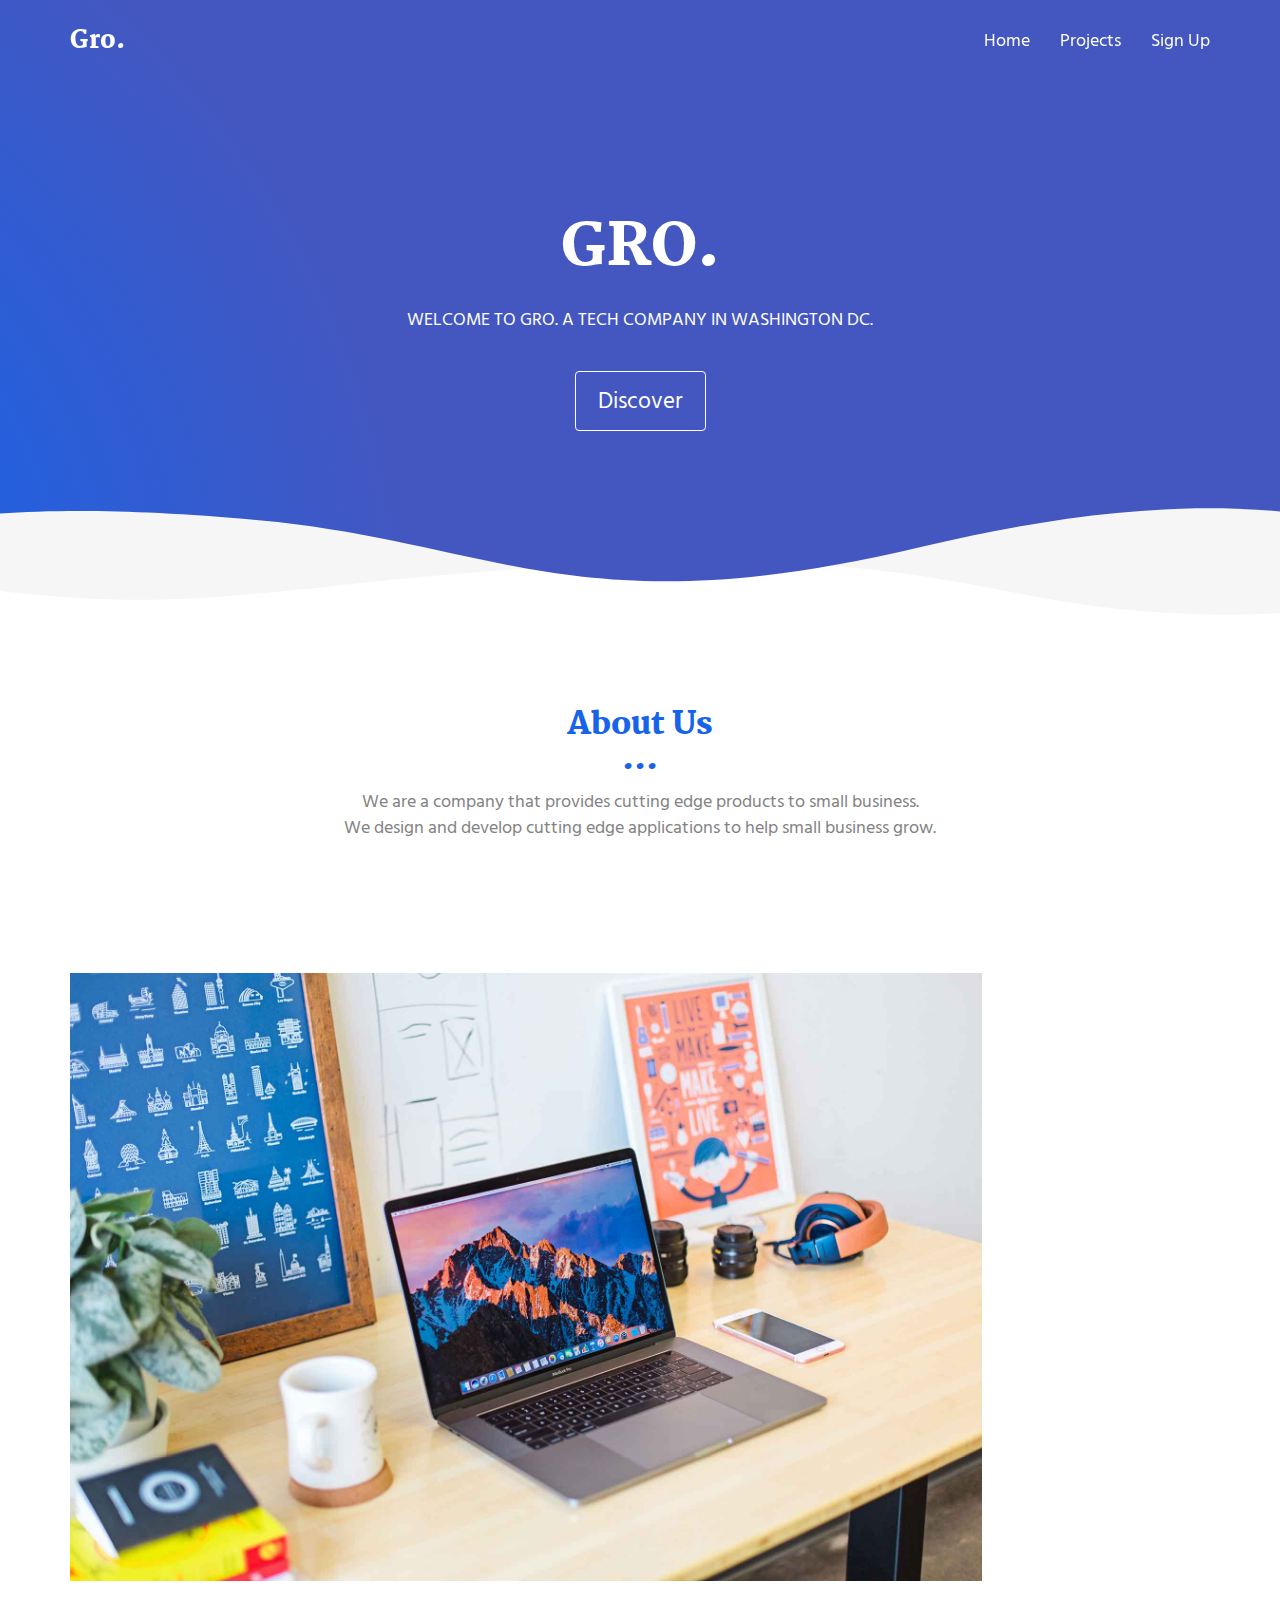
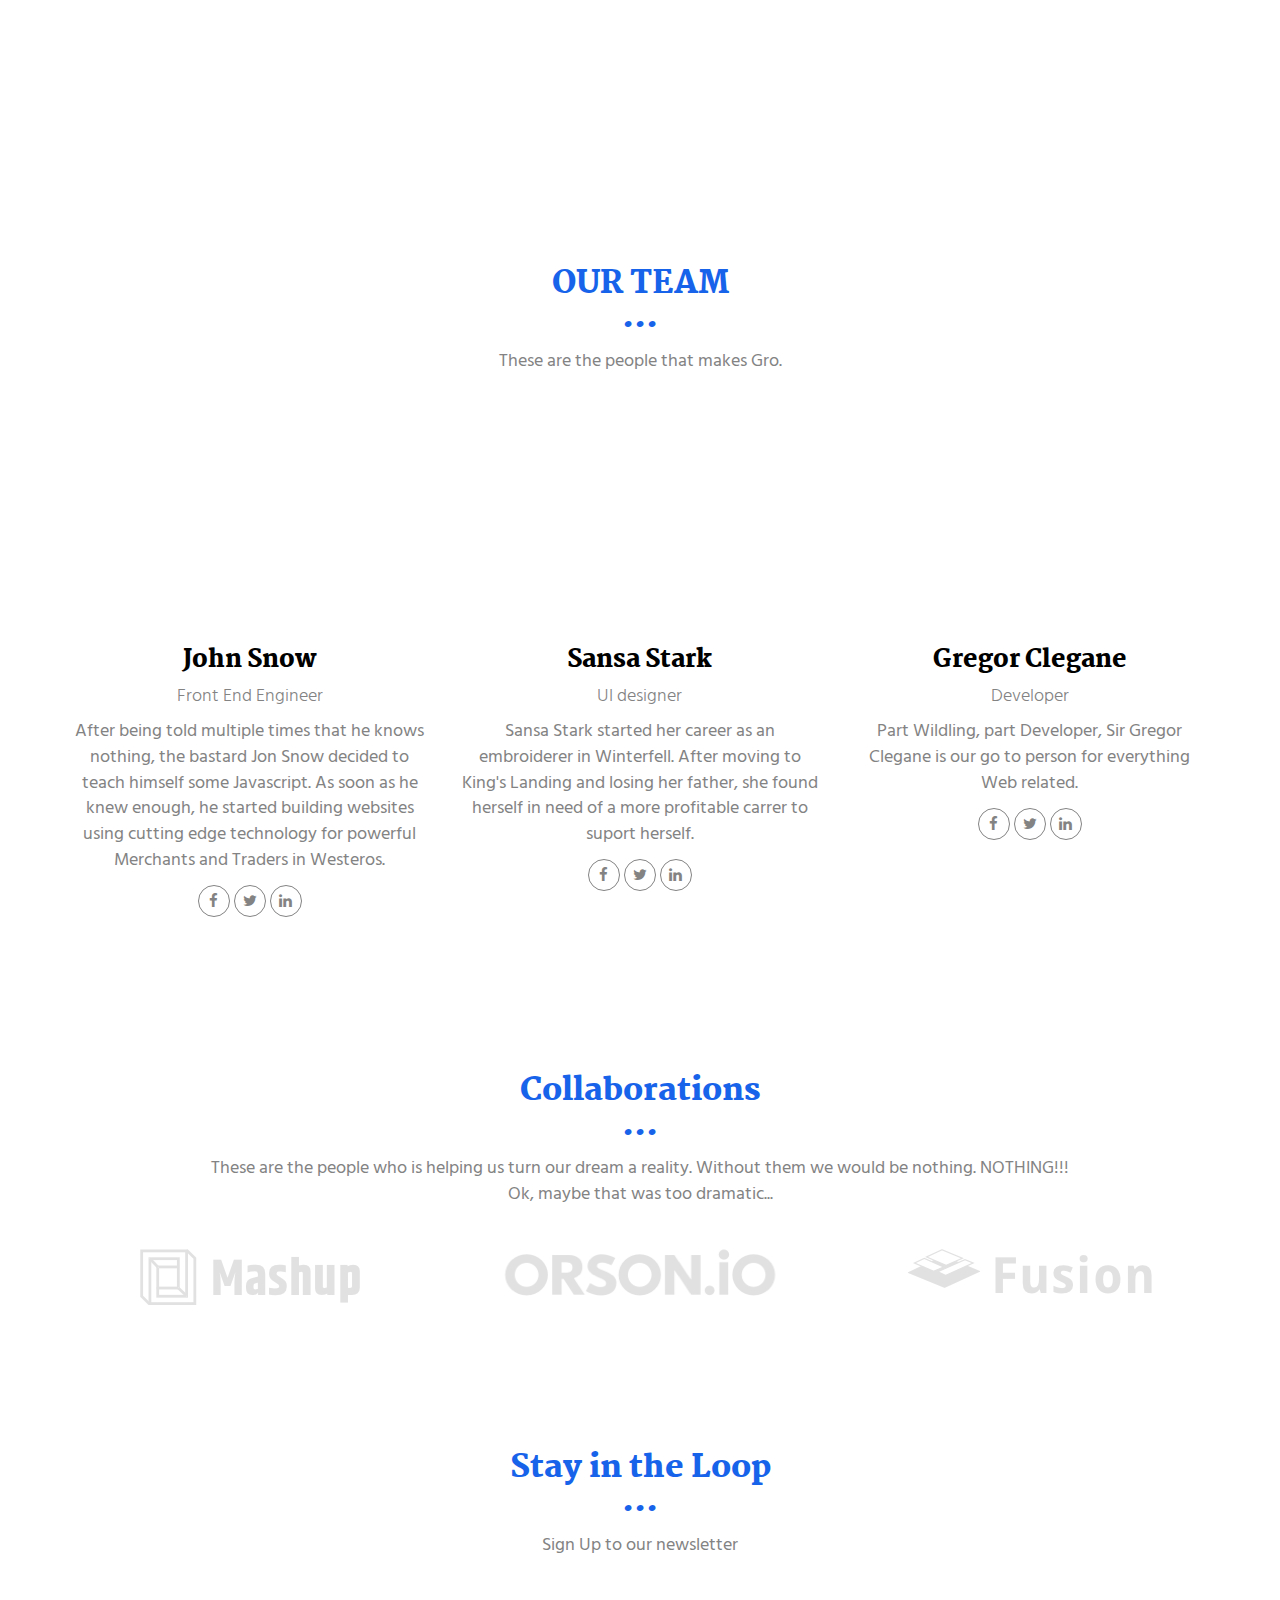
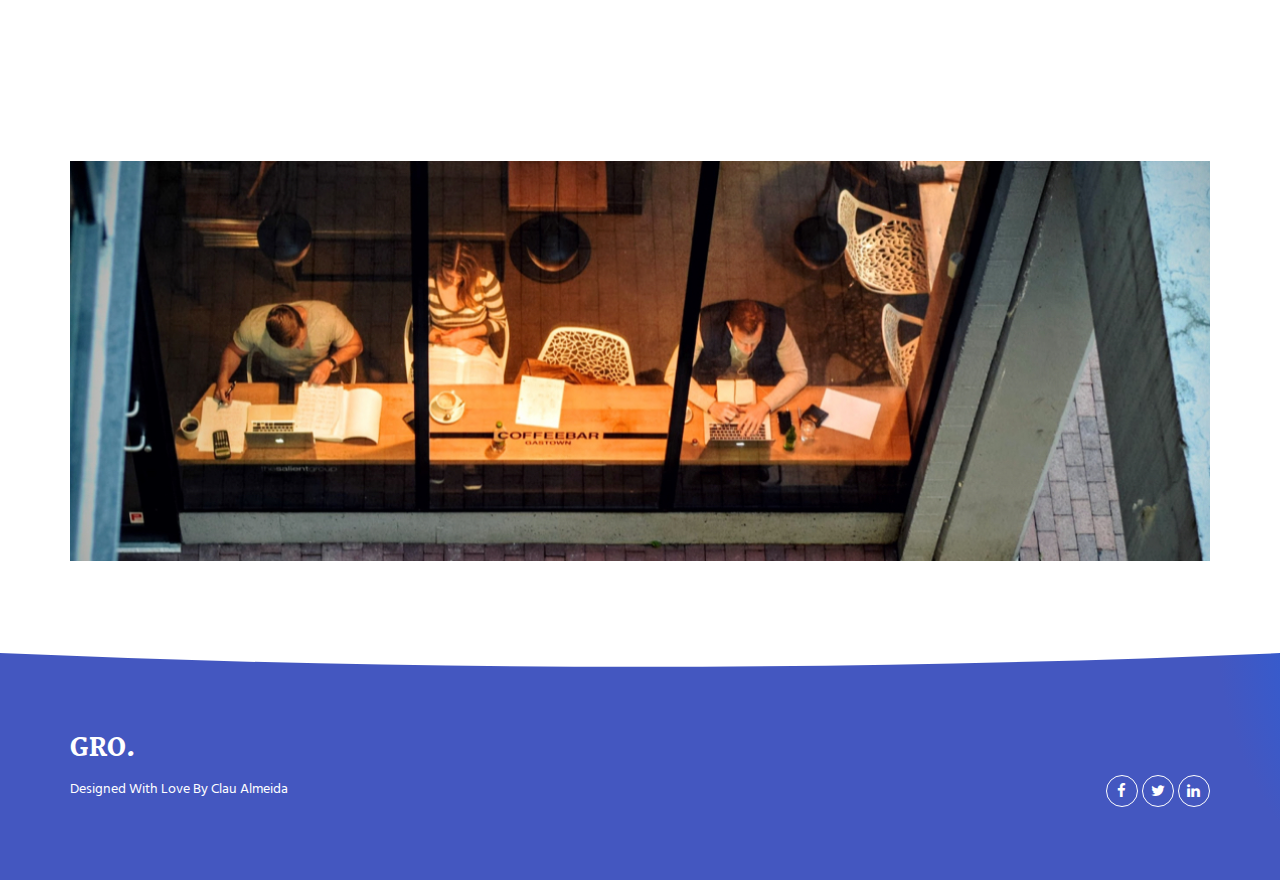
<file: index.html>
<!DOCTYPE html>
<html lang="en">

<head>
  <meta charset="UTF-8">
  <meta content="IE=edge" http-equiv="X-UA-Compatible">
  <meta content="width=device-width,initial-scale=1" name="viewport">
  <meta content="description" name="description">
  <meta name="google" content="notranslate" />
  <meta content="Mashup templates have been developped by Orson.io team" name="author">
  <!-- Disable tap highlight on IE -->
  <meta name="msapplication-tap-highlight" content="no">
  <link rel="stylesheet" href="https://cdnjs.cloudflare.com/ajax/libs/animate.css/4.1.1/animate.min.css" />
  <link rel="apple-touch-icon" sizes="180x180" href="./assets/apple-icon-180x180.png">
  <link href="./assets/favicon.ico" rel="icon">
  <link href="" rel="stylesheet">
  <link href="./main.550dcf66.css" rel="stylesheet">
  <title>Title page</title>
</head>

<body>
  <!-- Add your content of header -->
  <header>
    <nav class="navbar navbar-default active">
      <div class="container">
        <div class="navbar-header">
          <button type="button" class="navbar-toggle collapsed" data-toggle="collapse" data-target="#navbar-collapse"
            aria-expanded="false">
            <span class="sr-only">Toggle navigation</span>
            <span class="icon-bar"></span>
            <span class="icon-bar"></span>
            <span class="icon-bar"></span>
          </button>
          <a class="navbar-brand" href="./index.html" title="">
            <h3 style="color: white; margin-top: 0;">Gro.</h3>
          </a>
        </div>

        <div class="collapse navbar-collapse" id="navbar-collapse">
          <ul class="nav navbar-nav navbar-right">
            <li><a href="./index.html" title="">Home</a></li>
            <li><a href="./projects.html" title="">Projects</a></li>
            <li><a href="./sign_up.html" title="">Sign Up</a></li>


          </ul>
        </div>
      </div>
    </nav>
  </header>

  <!-- Add your site or app content here -->
  <div class="hero-full-container background-image-container white-text-container">
    <div class="container">
      <div class="row">
        <div class="col-xs-12">
          <h1 class="animate__animated animate__slideInDown">GRO.</h1>
          <p>WELCOME TO GRO. A TECH COMPANY IN WASHINGTON DC.</p>
          <br>
          <a href="./projects.html" class="btn btn-default btn-lg" title="">Discover</a>
        </div>
      </div>
    </div>
  </div>

  <div class="section-container">
    <div class="container">
      <div class="row">
        <div class="col-xs-12 col-md-8 col-md-offset-2">
          <div class="text-center">
            <h2>About Us</h2>
            <p>
              We are a company that provides cutting edge products to small business.
              <br>
              We design and develop cutting edge applications to help small business grow.
            </p>
          </div>
        </div>
      </div>
    </div>
  </div>

  <div class="section-container">
    <div class="container">
      <div class="row">
        <div class="col-xs-12">


          <div id="carousel-example-generic" class="carousel carousel-fade slide" data-ride="carousel">

            <div class="carousel-inner" role="listbox">

              <div class="item active">
                <img class="img-responsive" src="./assets/images/img-06.jpg" alt="First slide">
                <div class="carousel-caption card-shadow reveal">

                  <h3>GRO.</h3>
                  <a class="left carousel-control" href="#carousel-example-generic" role="button" data-slide="prev">
                    <i class="fa fa-chevron-left" aria-hidden="true"></i>
                    <span class="sr-only">Previous</span>
                  </a>
                  <a class="right carousel-control" href="#carousel-example-generic" role="button" data-slide="next">
                    <i class="fa fa-chevron-right" aria-hidden="true"></i>
                    <span class="sr-only">Next</span>
                  </a>
                  <p>
                    Writing copy for websites is hard, yo. I am sweating a pig because my air conditioning is broken.
                    It's summer right now and it's insanely hot. Help!
                  </p>

                  <p>
                    Maybe using Lorem Ipsum is better. I am trying to be creative here but I don't thing this is very
                    professional... Actually, whatevs. Maybe some people will find it funny.
                  </p>
                  <a href="./projects.html" class="btn btn-primary" title="">
                    Discover
                  </a>
                </div>
              </div>
              <div class="item">
                <img class="img-responsive" src="./assets/images/img-07.jpg" alt="First slide">
                <div class="carousel-caption card-shadow reveal">

                  <h3>STRAT.</h3>
                  <a class="left carousel-control" href="#carousel-example-generic" role="button" data-slide="prev">
                    <i class="fa fa-chevron-left" aria-hidden="true"></i>
                    <span class="sr-only">Previous</span>
                  </a>
                  <a class="right carousel-control" href="#carousel-example-generic" role="button" data-slide="next">
                    <i class="fa fa-chevron-right" aria-hidden="true"></i>
                    <span class="sr-only">Next</span>
                  </a>
                  <p>
                    Writing copy for websites is hard, yo. I am sweating a pig because my air conditioning is broken.
                    It's summer right now and it's insanely hot. Help!
                  </p>

                  <p>
                    Maybe using Lorem Ipsum is better. I am trying to be creative here but I don't thing this is very
                    professional... Actually, whatevs. Maybe some people will find it funny.
                  </p>
                  <a href="./project.html" class="btn btn-primary" title="">
                    Discover
                  </a>
                </div>
              </div>
            </div>

          </div>


        </div>

      </div>

    </div>
  </div>

  <div class="section-container">
    <div class="container text-center">
      <div class="row section-container-spacer">
        <div class="col-xs-12 col-md-12">
          <h2>OUR TEAM</h2>
          <p>These are the people that makes Gro.
          </p>
        </div>
      </div>
      <div class="row">
        <div class="col-xs-12 col-md-4">
          <img src="./assets/images/profil-01.jpg" alt="" class="reveal img-responsive reveal-content image-center">
          <h3>John Snow</h3>
          <h4>Front End Engineer</h4>
          <p>After being told multiple times that he knows nothing, the bastard Jon Snow decided to teach himself some
            Javascript. As soon as he knew enough, he started building websites using cutting edge technology for
            powerful Merchants and Traders in Westeros.</p>
          <p>
            <a href="https://facebook.com/" class="social-round-icon fa-icon" title="">
              <i class="fa fa-facebook" aria-hidden="true"></i>
            </a>
            <a href="https://twitter.com/" class="social-round-icon fa-icon" title="">
              <i class="fa fa-twitter" aria-hidden="true"></i>
            </a>
            <a href="https://www.linkedin.com/" class="social-round-icon fa-icon" title="">
              <i class="fa fa-linkedin" aria-hidden="true"></i>
            </a>
          </p>
        </div>

        <div class="col-xs-12 col-md-4">
          <img src="./assets/images/profil-02.jpg" alt="" class="reveal img-responsive reveal-content image-center">
          <h3>Sansa Stark</h3>
          <h4>UI designer</h4>
          <p>Sansa Stark started her career as an embroiderer in Winterfell. After moving to King's Landing and losing
            her father, she found herself in need of a more profitable carrer to suport herself.</p>
          <p>
            <a href="https://facebook.com/" class="social-round-icon fa-icon" title="">
              <i class="fa fa-facebook" aria-hidden="true"></i>
            </a>
            <a href="https://twitter.com/" class="social-round-icon fa-icon" title="">
              <i class="fa fa-twitter" aria-hidden="true"></i>
            </a>
            <a href="https://www.linkedin.com/" class="social-round-icon fa-icon" title="">
              <i class="fa fa-linkedin" aria-hidden="true"></i>
            </a>
          </p>
        </div>
        <div class="col-xs-12 col-md-4">
          <img src="./assets/images/profil-03.jpg" alt="" class="reveal img-responsive reveal-content image-center">
          <h3>Gregor Clegane</h3>
          <h4>Developer</h4>
          <p>Part Wildling, part Developer, Sir Gregor Clegane is our go to person for everything Web related.</p>
          <p>
            <a href="https://facebook.com/" class="social-round-icon fa-icon" title="">
              <i class="fa fa-facebook" aria-hidden="true"></i>
            </a>
            <a href="https://twitter.com/" class="social-round-icon fa-icon" title="">
              <i class="fa fa-twitter" aria-hidden="true"></i>
            </a>
            <a href="https://www.linkedin.com/" class="social-round-icon fa-icon" title="">
              <i class="fa fa-linkedin" aria-hidden="true"></i>
            </a>
          </p>
        </div>
      </div>
    </div>
  </div>

  <div class="section-container">
    <div class="container text-center">
      <div class="row section-container-spacer">
        <div class="col-xs-12 col-md-12">
          <h2 class="text-center">Collaborations</h2>
          <p>These are the people who is helping us turn our dream a reality. Without them we would be nothing.
            NOTHING!!!
            <br> Ok, maybe that was too dramatic...
          </p>
        </div>
      </div>
      <div class="row">
        <div class="col-xs-12 col-md-4">
          <img src="./assets/images/logo-01.png" alt="" class="img-responsive reveal-content image-center">

        </div>

        <div class="col-xs-12 col-md-4">
          <img src="./assets/images/logo-02.png" alt="" class="img-responsive reveal-content image-center">
        </div>
        <div class="col-xs-12 col-md-4">
          <img src="./assets/images/logo-03.png" alt="" class="img-responsive reveal-content image-center">
        </div>
      </div>
    </div>
  </div>


  <div class="section-container contact-container">
    <div class="container">
      <div class="row">
        <div class="col-xs-12 col-md-12">
          <div class="section-container-spacer">
            <h2 class="text-center">Stay in the Loop</h2>
            <p class="text-center">Sign Up to our newsletter</p>
          </div>
          <div class="card-container">
            <div class="card card-shadow col-xs-10 col-xs-offset-1 col-md-8 col-md-offset-2 reveal">
              <form action="" class="reveal-content">
                <div class="row">
                  <div class="col-md-7">
                    <div class="form-group">
                      <input type="email" class="form-control" id="email" placeholder="Email">
                    </div>
                    <div class="form-group">
                      <input type="text" class="form-control" id="subject" placeholder="Subject">
                    </div>
                    <div class="form-group">
                      <textarea class="form-control" rows="3" placeholder="Enter your message"></textarea>
                    </div>
                    <button type="submit" class="btn btn-primary">Send message</button>
                  </div>
                  <div class="col-md-5">
                    <ul class="list-unstyled address-container">
                      <li>
                        <span class="fa-icon">
                          <i class="fa fa-phone" aria-hidden="true"></i>
                        </span>
                        + 33 9 07 45 12 65
                      </li>
                      <li>
                        <span class="fa-icon">
                          <i class="fa fa fa-map-o" aria-hidden="true"></i>
                        </span>
                        4 Privet Drive, Little Wigging, Somewhere in the UK
                      </li>
                    </ul>
                  </div>
                </div>
              </form>
            </div>
            <div class="card-image col-xs-12" style="background-image: url('/assets/images/img-01.jpg')">
            </div>
          </div>
        </div>
      </div>
    </div>
  </div>

  <script>
    document.addEventListener("DOMContentLoaded", function (event) {
      navbarFixedTopAnimation();
    });
  </script>

  <footer class="footer-container white-text-container">
    <div class="container">
      <div class="row">


        <div class="col-xs-12">
          <h3>GRO.</h3>

          <div class="row">
            <div class="col-xs-12 col-sm-7">
              <p><small>Designed With Love By <a href="http://www.mashup-template.com/"
                    title="Create website with free html template">Clau Almeida</a></small>
              </p>
            </div>
            <div class="col-xs-12 col-sm-5">
              <p class="text-right">
                <a href="https://facebook.com/" class="social-round-icon white-round-icon fa-icon" title="">
                  <i class="fa fa-facebook" aria-hidden="true"></i>
                </a>
                <a href="https://twitter.com/" class="social-round-icon white-round-icon fa-icon" title="">
                  <i class="fa fa-twitter" aria-hidden="true"></i>
                </a>
                <a href="https://www.linkedin.com/" class="social-round-icon white-round-icon fa-icon" title="">
                  <i class="fa fa-linkedin" aria-hidden="true"></i>
                </a>
              </p>
            </div>
          </div>


        </div>
      </div>
    </div>
  </footer>

  <script>
    document.addEventListener("DOMContentLoaded", function (event) {
      navActivePage();
      scrollRevelation('.reveal');
    });
  </script>

  <!-- Google Analytics: change UA-XXXXX-X to be your site's ID 

<script>
  (function (i, s, o, g, r, a, m) {
    i['GoogleAnalyticsObject'] = r; i[r] = i[r] || function () {
      (i[r].q = i[r].q || []).push(arguments)
    }, i[r].l = 1 * new Date(); a = s.createElement(o),
      m = s.getElementsByTagName(o)[0]; a.async = 1; a.src = g; m.parentNode.insertBefore(a, m)
  })(window, document, 'script', '//www.google-analytics.com/analytics.js', 'ga');
  ga('create', 'UA-XXXXX-X', 'auto');
  ga('send', 'pageview');
</script>

-->
  <script type="text/javascript" src="./main.0cf8b554.js"></script>
</body>

</html>
</file>
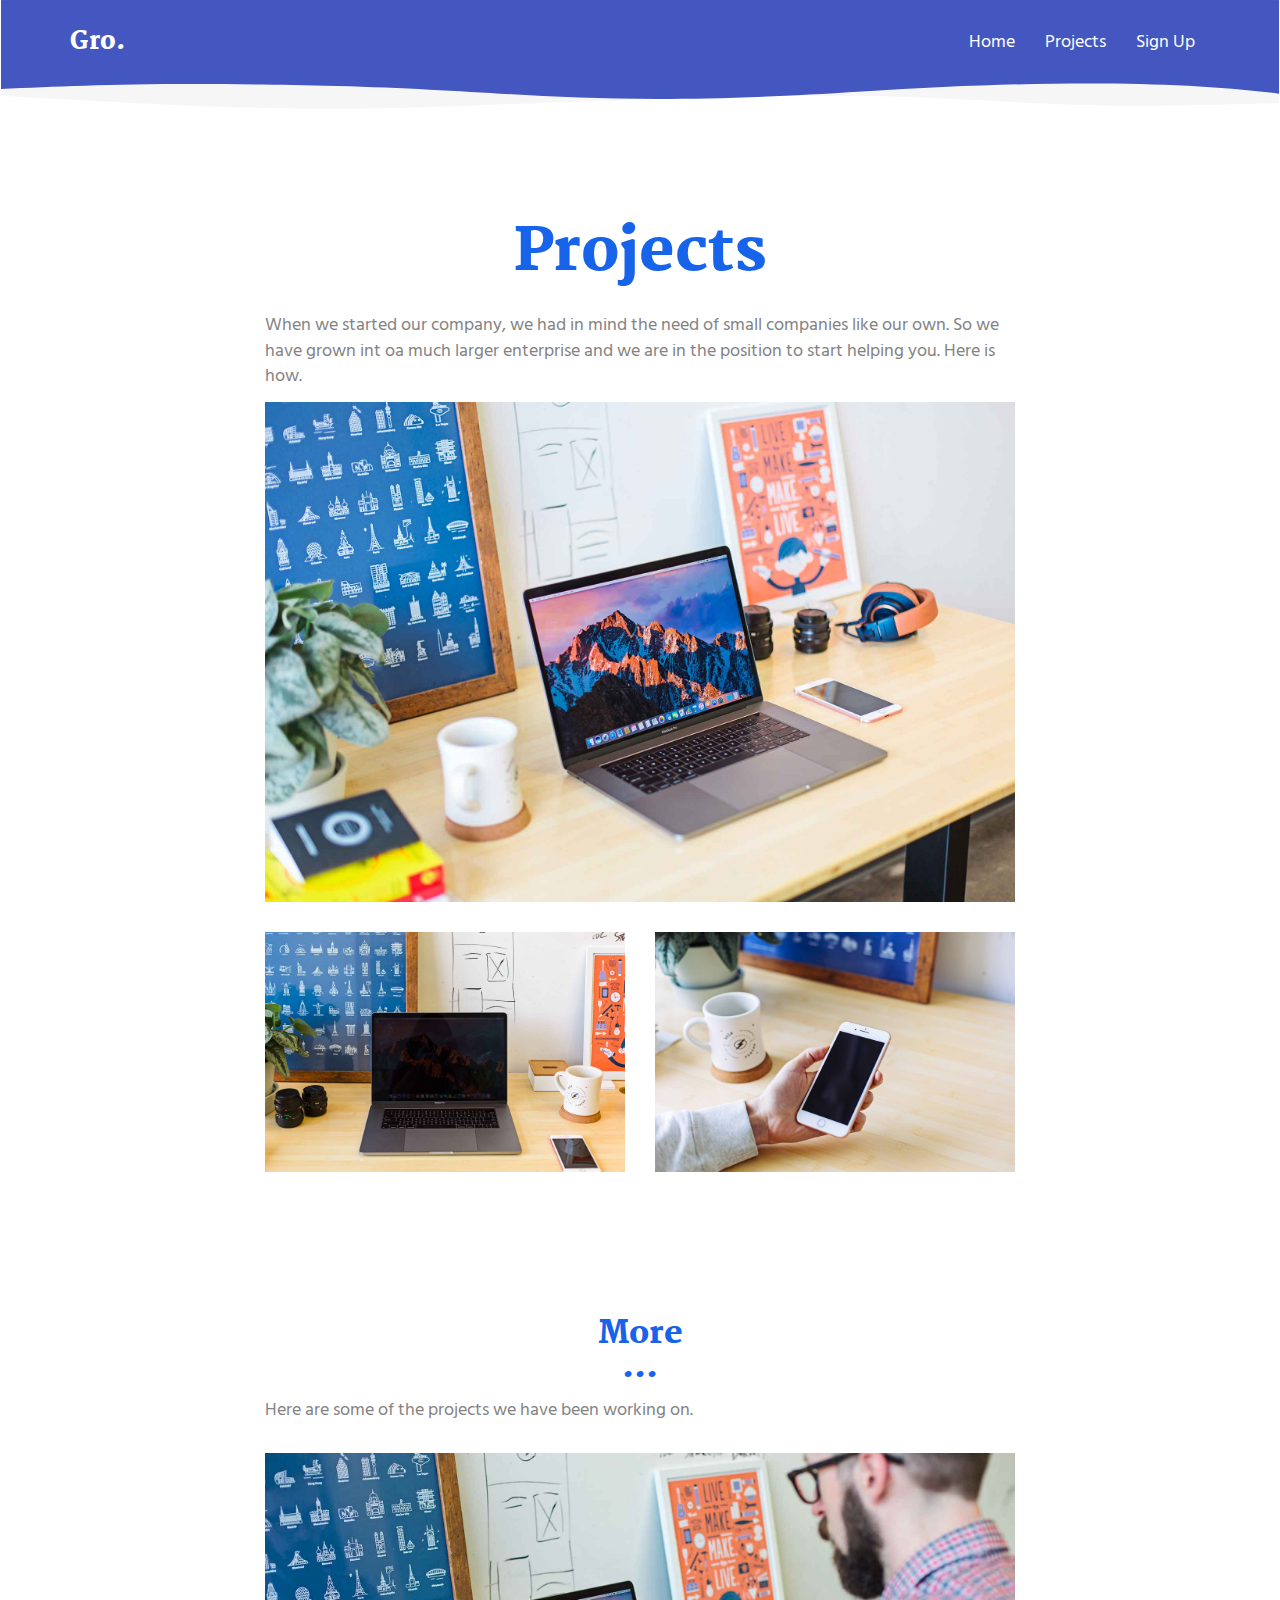
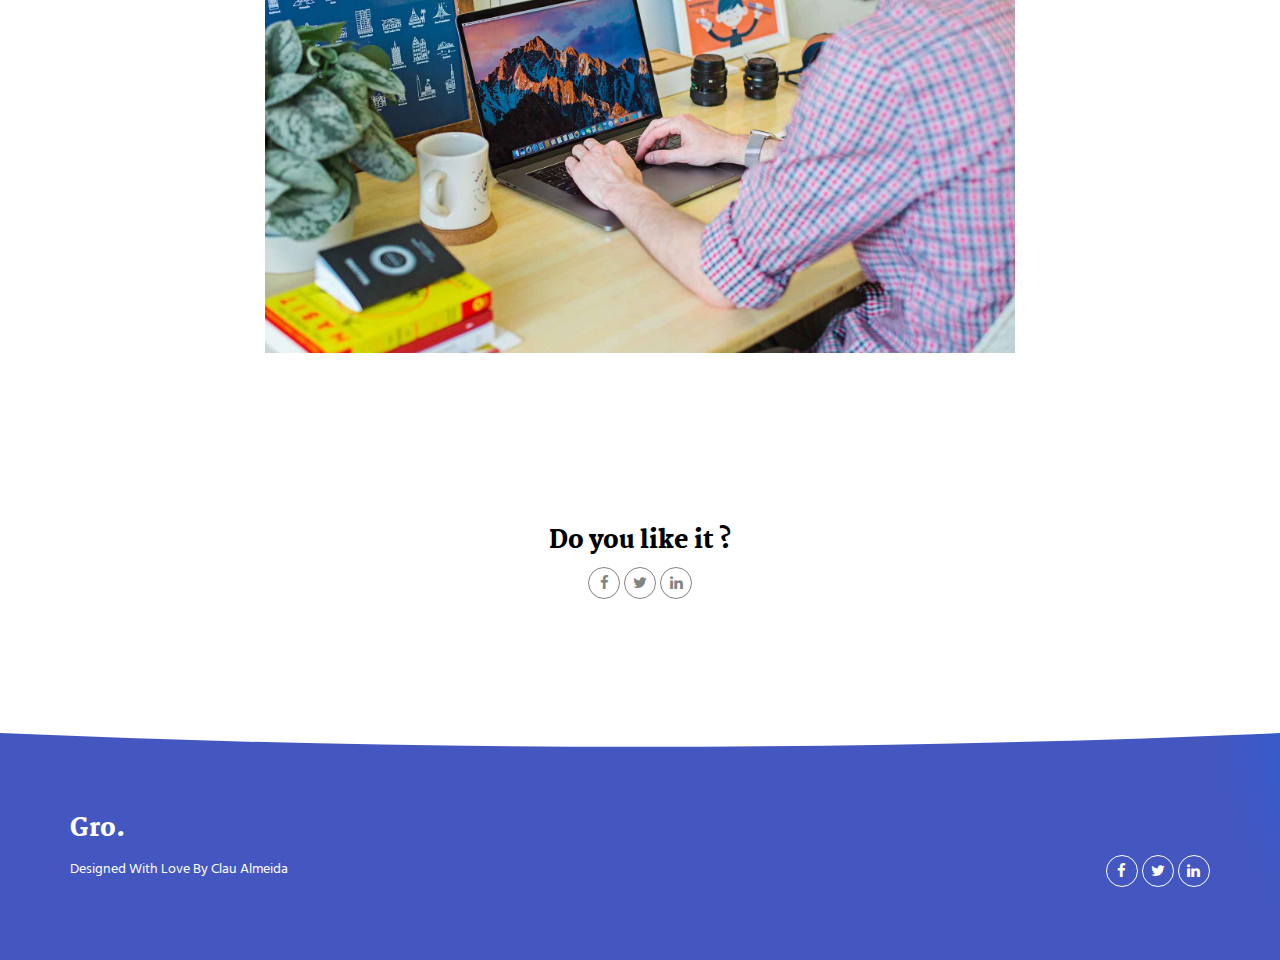
<file: projects.html>
<!DOCTYPE html>
<html lang="en">

<head>
  <meta charset="UTF-8">
  <meta content="IE=edge" http-equiv="X-UA-Compatible">
  <meta content="width=device-width,initial-scale=1" name="viewport">
  <meta content="description" name="description">
  <meta name="google" content="notranslate" />
  <meta content="Mashup templates have been developped by Orson.io team" name="author">

  <!-- Disable tap highlight on IE -->
  <meta name="msapplication-tap-highlight" content="no">

  <link rel="stylesheet" href="https://cdnjs.cloudflare.com/ajax/libs/animate.css/4.1.1/animate.min.css" />
  <link rel="apple-touch-icon" sizes="180x180" href="./assets/apple-icon-180x180.png">
  <link href="./assets/favicon.ico" rel="icon">

  <link href="" rel="stylesheet">


  <title>Title page</title>

  <link href="./main.550dcf66.css" rel="stylesheet">
</head>

<body>
  <!-- Add your content of header -->
  <header>
    <nav class="navbar navbar-default active">
      <div class="container">
        <div class="navbar-header">
          <button type="button" class="navbar-toggle collapsed" data-toggle="collapse" data-target="#navbar-collapse"
            aria-expanded="false">
            <span class="sr-only">Toggle navigation</span>
            <span class="icon-bar"></span>
            <span class="icon-bar"></span>
            <span class="icon-bar"></span>
          </button>
          <a class="navbar-brand" href="./index.html" title="">
            <h3 style="color: white; margin-top: 0;">Gro.</h3>
          </a>
        </div>

        <div class="collapse navbar-collapse" id="navbar-collapse">
          <ul class="nav navbar-nav navbar-right">
            <li><a href="./index.html" title="">Home</a></li>
            <li><a href="./projects.html" title="">Projects</a></li>
            <li><a href="./sign_up.html" title="">Sign Up</a></li>

          </ul>
        </div>
      </div>
    </nav>
  </header>

  <div class="section-container">
    <div class="container">
      <div class="row">
        <div class="col-xs-12 col-md-8 col-md-offset-2">
          <h1 class="text-center animate__animated animate__slideInDown">Projects</h1>
          <p>When we started our company, we had in mind the need of small companies like our own. So we have grown
            int oa much larger enterprise and we are in the position to start helping you. Here is how.</p>

          <div class=" section-container-spacer">
            <img src="./assets/images/img-06.jpg" alt="" class="img-responsive reveal-content" data-action="zoom">
          </div>

          <div class="row">
            <div class="col-xs-6">
              <img src="./assets/images/img-04.jpg" alt="" class="img-responsive reveal-content" data-action="zoom">
            </div>
            <div class="col-xs-6">
              <img src="./assets/images/img-07.jpg" alt="" class="img-responsive reveal-content" data-action="zoom">
            </div>
          </div>
        </div>
      </div>
    </div>
  </div>

  <div class="section-container">
    <div class="container">
      <div class="row section-container-spacer">
        <div class="col-xs-12 col-md-8 col-md-offset-2">
          <h2 class="text-center">More</h2>
          <div class="section-container-spacer">
            <p>Here are some of the projects we have been working on.</p>
            <p></p>
          </div>
          <img src="./assets/images/img-05.jpg" alt="" class="img-responsive reveal-content" data-action="zoom">
        </div>
      </div>
    </div>
  </div>

  <div class="section-container">
    <div class="container text-center">
      <div class="row section-container-spacer">
        <div class="col-xs-12 col-md-12">

          <h3>Do you like it ?</h3>
          <p>
            <a href="https://facebook.com/" class="social-round-icon fa-icon" title="">
              <i class="fa fa-facebook" aria-hidden="true"></i>
            </a>
            <a href="https://twitter.com/" class="social-round-icon fa-icon" title="">
              <i class="fa fa-twitter" aria-hidden="true"></i>
            </a>
            <a href="https://www.linkedin.com/" class="social-round-icon fa-icon" title="">
              <i class="fa fa-linkedin" aria-hidden="true"></i>
            </a>
          </p>
        </div>
      </div>

    </div>
  </div>

  <footer class="footer-container white-text-container">
    <div class="container">
      <div class="row">


        <div class="col-xs-12">
          <h3>Gro.</h3>

          <div class="row">
            <div class="col-xs-12 col-sm-7">
              <p><small>Designed With Love By <a href="http://www.mashup-template.com/"
                    title="Create website with free html template">Clau Almeida</a></small>
              </p>
            </div>
            <div class="col-xs-12 col-sm-5">
              <p class="text-right">
                <a href="https://facebook.com/" class="social-round-icon white-round-icon fa-icon" title="">
                  <i class="fa fa-facebook" aria-hidden="true"></i>
                </a>
                <a href="https://twitter.com/" class="social-round-icon white-round-icon fa-icon" title="">
                  <i class="fa fa-twitter" aria-hidden="true"></i>
                </a>
                <a href="https://www.linkedin.com/" class="social-round-icon white-round-icon fa-icon" title="">
                  <i class="fa fa-linkedin" aria-hidden="true"></i>
                </a>
              </p>
            </div>
          </div>


        </div>
      </div>
    </div>
  </footer>

  <script>
    document.addEventListener("DOMContentLoaded", function (event) {
      navActivePage();
      scrollRevelation('.reveal');
    });
  </script>

  <!-- Google Analytics: change UA-XXXXX-X to be your site's ID 

<script>
  (function (i, s, o, g, r, a, m) {
    i['GoogleAnalyticsObject'] = r; i[r] = i[r] || function () {
      (i[r].q = i[r].q || []).push(arguments)
    }, i[r].l = 1 * new Date(); a = s.createElement(o),
      m = s.getElementsByTagName(o)[0]; a.async = 1; a.src = g; m.parentNode.insertBefore(a, m)
  })(window, document, 'script', '//www.google-analytics.com/analytics.js', 'ga');
  ga('create', 'UA-XXXXX-X', 'auto');
  ga('send', 'pageview');
</script>

-->
  <script type="text/javascript" src="./main.0cf8b554.js"></script>
</body>

</html>
</file>
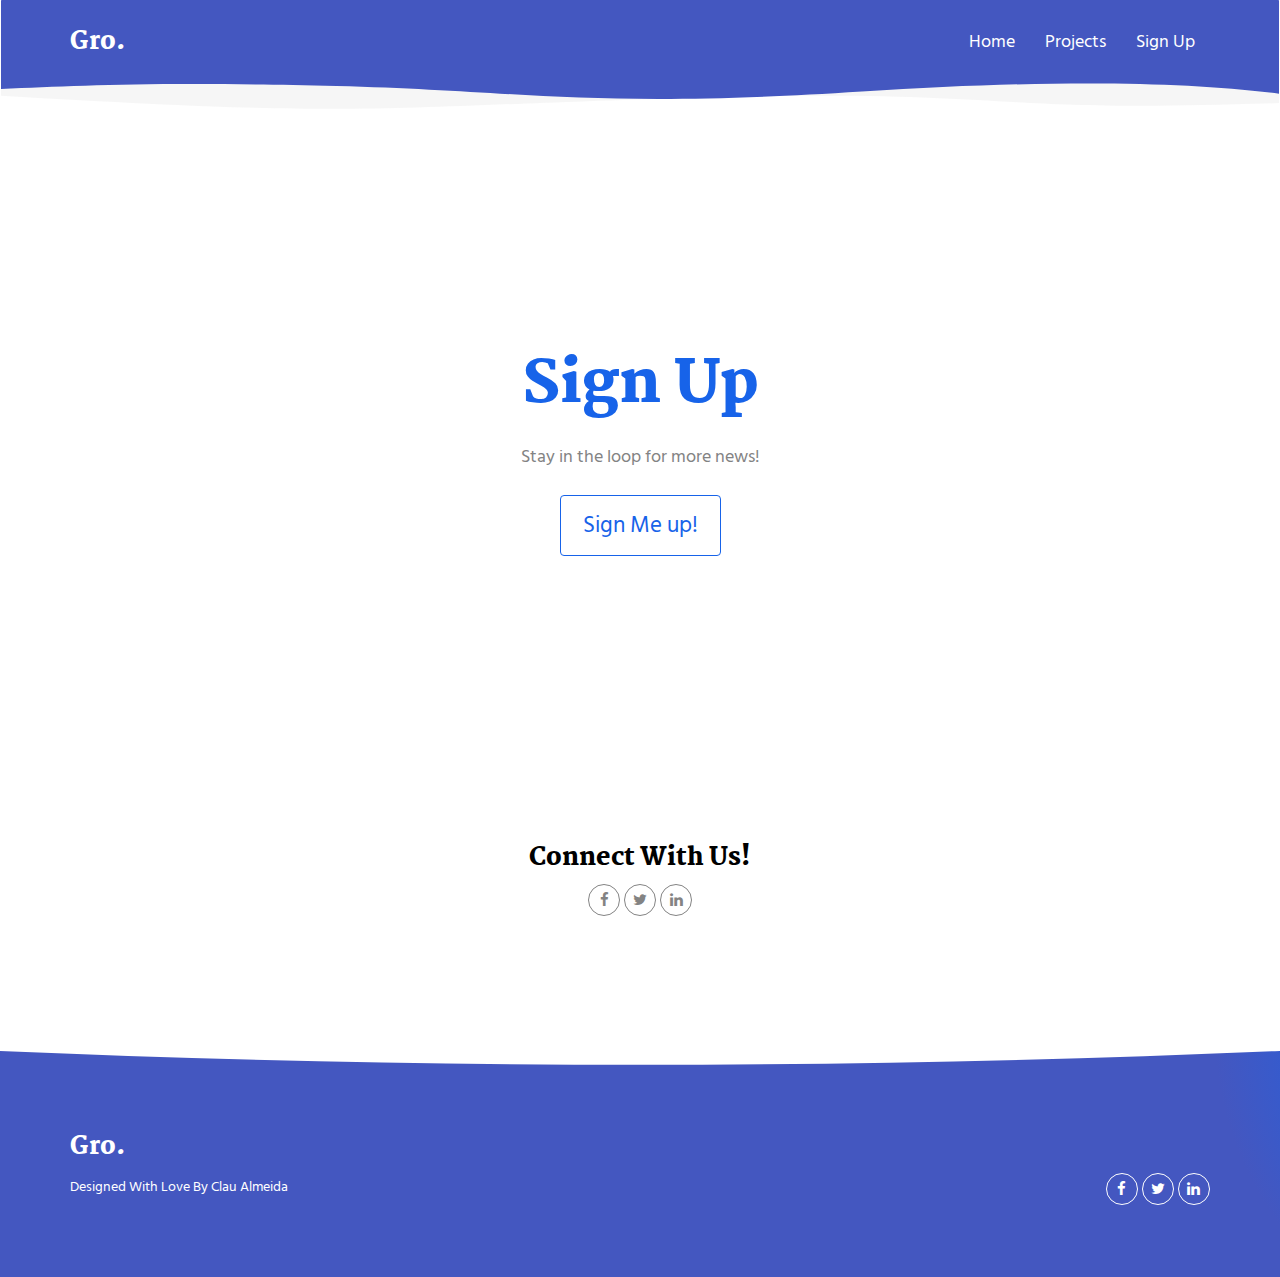
<file: sign_up.html>
<!DOCTYPE html>
<html lang="en">

<head>
  <meta charset="UTF-8">
  <meta content="IE=edge" http-equiv="X-UA-Compatible">
  <meta content="width=device-width,initial-scale=1" name="viewport">
  <meta content="description" name="description">
  <meta name="google" content="notranslate" />
  <meta content="Mashup templates have been developped by Orson.io team" name="author">

  <!-- Disable tap highlight on IE -->
  <meta name="msapplication-tap-highlight" content="no">

  <link rel="stylesheet" href="https://cdnjs.cloudflare.com/ajax/libs/animate.css/4.1.1/animate.min.css" />
  <link rel="apple-touch-icon" sizes="180x180" href="./assets/apple-icon-180x180.png">
  <link href="./assets/favicon.ico" rel="icon">

  <link href="" rel="stylesheet">


  <title>Title page</title>

  <link href="./main.550dcf66.css" rel="stylesheet">
</head>

<body>
  <!-- Add your content of header -->
  <header>
    <nav class="navbar navbar-default active">
      <div class="container">
        <div class="navbar-header">
          <button type="button" class="navbar-toggle collapsed" data-toggle="collapse" data-target="#navbar-collapse"
            aria-expanded="false">
            <span class="sr-only">Toggle navigation</span>
            <span class="icon-bar"></span>
            <span class="icon-bar"></span>
            <span class="icon-bar"></span>
          </button>
          <a class="navbar-brand" href="./index.html" title="">
            <h3 style="color: white; margin-top: 0;">Gro.</h3>
          </a>
        </div>

        <div class="collapse navbar-collapse" id="navbar-collapse">
          <ul class="nav navbar-nav navbar-right">
            <li><a href="./index.html" title="">Home</a></li>
            <li><a href="./projects.html" title="">Projects</a></li>
            <li><a href="./sign_up.html" title="">Sign Up</a></li>


          </ul>
        </div>
      </div>
    </nav>
  </header>

  <div class="hero-full-container">
    <div class="container">
      <div class="row">
        <div class="col-xs-12">
          <h1 class="text-center animate__animated animate__slideInDown">Sign Up</h1>
          <p class="text-center">
            Stay in the loop for more news!
            <br>
            <br>
            <a href="https://mailchi.mp/3fb766a7e56c/startuplesson" class="btn btn-primary btn-lg">Sign Me up!</a>
          </p>
        </div>
      </div>
    </div>
  </div>
  </div>

  <div class="section-container">
    <div class="container text-center">
      <div class="row section-container-spacer">
        <div class="col-xs-12 col-md-12">

          <h3>Connect With Us!</h3>
          <p>
            <a href="https://facebook.com/" class="social-round-icon fa-icon" title="">
              <i class="fa fa-facebook" aria-hidden="true"></i>
            </a>
            <a href="https://twitter.com/" class="social-round-icon fa-icon" title="">
              <i class="fa fa-twitter" aria-hidden="true"></i>
            </a>
            <a href="https://www.linkedin.com/" class="social-round-icon fa-icon" title="">
              <i class="fa fa-linkedin" aria-hidden="true"></i>
            </a>
          </p>
        </div>
      </div>

    </div>
  </div>

  <footer class="footer-container white-text-container">
    <div class="container">
      <div class="row">


        <div class="col-xs-12">
          <h3>Gro.</h3>

          <div class="row">
            <div class="col-xs-12 col-sm-7">
              <p><small>Designed With Love By <a href="http://www.mashup-template.com/"
                    title="Create website with free html template">Clau Almeida</a></small>
              </p>
            </div>
            <div class="col-xs-12 col-sm-5">
              <p class="text-right">
                <a href="https://facebook.com/" class="social-round-icon white-round-icon fa-icon" title="">
                  <i class="fa fa-facebook" aria-hidden="true"></i>
                </a>
                <a href="https://twitter.com/" class="social-round-icon white-round-icon fa-icon" title="">
                  <i class="fa fa-twitter" aria-hidden="true"></i>
                </a>
                <a href="https://www.linkedin.com/" class="social-round-icon white-round-icon fa-icon" title="">
                  <i class="fa fa-linkedin" aria-hidden="true"></i>
                </a>
              </p>
            </div>
          </div>


        </div>
      </div>
    </div>
  </footer>

  <script>
    document.addEventListener("DOMContentLoaded", function (event) {
      navActivePage();
      scrollRevelation('.reveal');
    });
  </script>

  <!-- Google Analytics: change UA-XXXXX-X to be your site's ID 

<script>
  (function (i, s, o, g, r, a, m) {
    i['GoogleAnalyticsObject'] = r; i[r] = i[r] || function () {
      (i[r].q = i[r].q || []).push(arguments)
    }, i[r].l = 1 * new Date(); a = s.createElement(o),
      m = s.getElementsByTagName(o)[0]; a.async = 1; a.src = g; m.parentNode.insertBefore(a, m)
  })(window, document, 'script', '//www.google-analytics.com/analytics.js', 'ga');
  ga('create', 'UA-XXXXX-X', 'auto');
  ga('send', 'pageview');
</script>

-->
  <script type="text/javascript" src="./main.0cf8b554.js"></script>
</body>

</html>
</file>
<file: main.550dcf66.css>
@import url(https://fonts.googleapis.com/css?family=Hind+Siliguri:300,600|Martel:400,900);
@import url(https://maxcdn.bootstrapcdn.com/font-awesome/4.7.0/css/font-awesome.min.css);

/*!
 * Bootstrap v3.3.7 (http://getbootstrap.com)
 * Copyright 2011-2016 Twitter, Inc.
 * Licensed under MIT (https://github.com/twbs/bootstrap/blob/master/LICENSE)
 */
/*! normalize.css v3.0.3 | MIT License | github.com/necolas/normalize.css */
html {
    font-family: sans-serif;
    -ms-text-size-adjust: 100%;
    -webkit-text-size-adjust: 100%
}

body {
    margin: 0
}

article,
aside,
details,
figcaption,
figure,
footer,
header,
hgroup,
main,
menu,
nav,
section,
summary {
    display: block
}

audio,
canvas,
progress,
video {
    display: inline-block;
    vertical-align: baseline
}

audio:not([controls]) {
    display: none;
    height: 0
}

[hidden],
template {
    display: none
}

a {
    background-color: transparent
}

a:active,
a:hover {
    outline: 0
}

abbr[title] {
    border-bottom: 1px dotted
}

b,
strong {
    font-weight: 700
}

dfn {
    font-style: italic
}

h1 {
    font-size: 2em;
    margin: .67em 0
}

mark {
    background: #ff0;
    color: #000
}

small {
    font-size: 80%
}

sub,
sup {
    font-size: 75%;
    line-height: 0;
    position: relative;
    vertical-align: baseline
}

sup {
    top: -.5em
}

sub {
    bottom: -.25em
}

img {
    border: 0
}

svg:not(:root) {
    overflow: hidden
}

figure {
    margin: 1em 40px
}

hr {
    box-sizing: content-box;
    height: 0
}

pre {
    overflow: auto
}

code,
kbd,
pre,
samp {
    font-family: monospace, monospace;
    font-size: 1em
}

button,
input,
optgroup,
select,
textarea {
    color: inherit;
    font: inherit;
    margin: 0
}

button {
    overflow: visible
}

button,
select {
    text-transform: none
}

button,
html input[type=button],
input[type=reset],
input[type=submit] {
    -webkit-appearance: button;
    cursor: pointer
}

button[disabled],
html input[disabled] {
    cursor: default
}

button::-moz-focus-inner,
input::-moz-focus-inner {
    border: 0;
    padding: 0
}

input {
    line-height: normal
}

input[type=checkbox],
input[type=radio] {
    box-sizing: border-box;
    padding: 0
}

input[type=number]::-webkit-inner-spin-button,
input[type=number]::-webkit-outer-spin-button {
    height: auto
}

input[type=search] {
    -webkit-appearance: textfield;
    box-sizing: content-box
}

input[type=search]::-webkit-search-cancel-button,
input[type=search]::-webkit-search-decoration {
    -webkit-appearance: none
}

fieldset {
    border: 1px solid silver;
    margin: 0 2px;
    padding: .35em .625em .75em
}

textarea {
    overflow: auto
}

optgroup {
    font-weight: 700
}

table {
    border-collapse: collapse;
    border-spacing: 0
}

td,
th {
    padding: 0
}

/*! Source: https://github.com/h5bp/html5-boilerplate/blob/master/src/css/main.css */
@media print {

    *,
    :after,
    :before {
        background: transparent !important;
        color: #000 !important;
        box-shadow: none !important;
        text-shadow: none !important
    }

    a,
    a:visited {
        text-decoration: underline
    }

    a[href]:after {
        content: " (" attr(href) ")"
    }

    abbr[title]:after {
        content: " (" attr(title) ")"
    }

    a[href^="#"]:after,
    a[href^="javascript:"]:after {
        content: ""
    }

    blockquote,
    pre {
        border: 1px solid #999;
        page-break-inside: avoid
    }

    thead {
        display: table-header-group
    }

    img,
    tr {
        page-break-inside: avoid
    }

    img {
        max-width: 100% !important
    }

    h2,
    h3,
    p {
        orphans: 3;
        widows: 3
    }

    h2,
    h3 {
        page-break-after: avoid
    }

    .navbar {
        display: none
    }

    .btn>.caret,
    .dropup>.btn>.caret {
        border-top-color: #000 !important
    }

    .label {
        border: 1px solid #000
    }

    .table {
        border-collapse: collapse !important
    }

    .table td,
    .table th {
        background-color: #fff !important
    }

    .table-bordered td,
    .table-bordered th {
        border: 1px solid #ddd !important
    }
}

*,
:after,
:before {
    -webkit-box-sizing: border-box;
    -moz-box-sizing: border-box;
    box-sizing: border-box
}

html {
    font-size: 10px;
    -webkit-tap-highlight-color: transparent
}

body {
    font-family: Hind Siliguri, Helvetica, Arial, sans-serif;
    font-size: 18px;
    line-height: 1.42857;
    color: #838383;
    background-color: #fff
}

button,
input,
select,
textarea {
    font-family: inherit;
    font-size: inherit;
    line-height: inherit
}

a {
    color: #1763e9;
    text-decoration: none
}

a:focus,
a:hover {
    color: #1045a4;
    text-decoration: underline
}

a:focus {
    outline: 5px auto -webkit-focus-ring-color;
    outline-offset: -2px
}

figure {
    margin: 0
}

img {
    vertical-align: middle
}

.img-responsive {
    display: block;
    max-width: 100%;
    height: auto
}

.img-rounded {
    border-radius: 4px
}

.img-thumbnail {
    padding: 4px;
    line-height: 1.42857;
    background-color: #fff;
    border: 1px solid #ddd;
    border-radius: 2px;
    -webkit-transition: all .2s ease-in-out;
    -o-transition: all .2s ease-in-out;
    transition: all .2s ease-in-out;
    display: inline-block;
    max-width: 100%;
    height: auto
}

.img-circle {
    border-radius: 50%
}

hr {
    margin-top: 25px;
    margin-bottom: 25px;
    border: 0;
    border-top: 1px solid #eee
}

.sr-only {
    position: absolute;
    width: 1px;
    height: 1px;
    margin: -1px;
    padding: 0;
    overflow: hidden;
    clip: rect(0, 0, 0, 0);
    border: 0
}

.sr-only-focusable:active,
.sr-only-focusable:focus {
    position: static;
    width: auto;
    height: auto;
    margin: 0;
    overflow: visible;
    clip: auto
}

[role=button] {
    cursor: pointer
}

.h1,
.h2,
.h3,
.h4,
.h5,
.h6,
h1,
h2,
h3,
h4,
h5,
h6 {
    font-family: Martel, Times New Roman, Times, serif;
    font-weight: 900;
    line-height: 1.1;
    color: #1763e9
}

.h1 .small,
.h1 small,
.h2 .small,
.h2 small,
.h3 .small,
.h3 small,
.h4 .small,
.h4 small,
.h5 .small,
.h5 small,
.h6 .small,
.h6 small,
h1 .small,
h1 small,
h2 .small,
h2 small,
h3 .small,
h3 small,
h4 .small,
h4 small,
h5 .small,
h5 small,
h6 .small,
h6 small {
    font-weight: 400;
    line-height: 1;
    color: #777
}

.h1,
.h2,
.h3,
h1,
h2,
h3 {
    margin-top: 25px;
    margin-bottom: 12.5px
}

.h1 .small,
.h1 small,
.h2 .small,
.h2 small,
.h3 .small,
.h3 small,
h1 .small,
h1 small,
h2 .small,
h2 small,
h3 .small,
h3 small {
    font-size: 65%
}

.h4,
.h5,
.h6,
h4,
h5,
h6 {
    margin-top: 12.5px;
    margin-bottom: 12.5px
}

.h4 .small,
.h4 small,
.h5 .small,
.h5 small,
.h6 .small,
.h6 small,
h4 .small,
h4 small,
h5 .small,
h5 small,
h6 .small,
h6 small {
    font-size: 75%
}

.h1,
h1 {
    font-size: 59px
}

.h2,
h2 {
    font-size: 31px
}

.h3,
h3 {
    font-size: 24px
}

.h4,
.h5,
h4,
h5 {
    font-size: 18px
}

.h6,
h6 {
    font-size: 16px
}

p {
    margin: 0 0 12.5px
}

.lead {
    margin-bottom: 25px;
    font-size: 20px;
    font-weight: 300;
    line-height: 1.4
}

@media (min-width:768px) {
    .lead {
        font-size: 27px
    }
}

.small,
small {
    font-size: 77%
}

.mark,
mark {
    background-color: #fcf8e3;
    padding: .2em
}

.text-left {
    text-align: left
}

.text-right {
    text-align: right
}

.text-center {
    text-align: center
}

.text-justify {
    text-align: justify
}

.text-nowrap {
    white-space: nowrap
}

.text-lowercase {
    text-transform: lowercase
}

.initialism,
.text-uppercase {
    text-transform: uppercase
}

.text-capitalize {
    text-transform: capitalize
}

.text-muted {
    color: #777
}

.text-primary {
    color: #1763e9
}

a.text-primary:focus,
a.text-primary:hover {
    color: #124fbb
}

.text-success {
    color: #fff
}

a.text-success:focus,
a.text-success:hover {
    color: #e6e6e6
}

.text-info {
    color: #31708f
}

a.text-info:focus,
a.text-info:hover {
    color: #245269
}

.text-warning {
    color: #8a6d3b
}

a.text-warning:focus,
a.text-warning:hover {
    color: #66512c
}

.text-danger {
    color: #fff
}

a.text-danger:focus,
a.text-danger:hover {
    color: #e6e6e6
}

.bg-primary {
    color: #fff;
    background-color: #1763e9
}

a.bg-primary:focus,
a.bg-primary:hover {
    background-color: #124fbb
}

.bg-success {
    background-color: #08005f
}

a.bg-success:focus,
a.bg-success:hover {
    background-color: #04002c
}

.bg-info {
    background-color: #d9edf7
}

a.bg-info:focus,
a.bg-info:hover {
    background-color: #afd9ee
}

.bg-warning {
    background-color: #fcf8e3
}

a.bg-warning:focus,
a.bg-warning:hover {
    background-color: #f7ecb5
}

.bg-danger {
    background-color: #ca044b
}

a.bg-danger:focus,
a.bg-danger:hover {
    background-color: #980338
}

.page-header {
    padding-bottom: 11.5px;
    margin: 50px 0 25px;
    border-bottom: 1px solid #eee
}

ol,
ul {
    margin-top: 0;
    margin-bottom: 12.5px
}

ol ol,
ol ul,
ul ol,
ul ul {
    margin-bottom: 0
}

.list-inline,
.list-unstyled {
    padding-left: 0;
    list-style: none
}

.list-inline {
    margin-left: -5px
}

.list-inline>li {
    display: inline-block;
    padding-left: 5px;
    padding-right: 5px
}

dl {
    margin-top: 0;
    margin-bottom: 25px
}

dd,
dt {
    line-height: 1.42857
}

dt {
    font-weight: 700
}

dd {
    margin-left: 0
}

.dl-horizontal dd:after,
.dl-horizontal dd:before {
    content: " ";
    display: table
}

.dl-horizontal dd:after {
    clear: both
}

@media (min-width:768px) {
    .dl-horizontal dt {
        float: left;
        width: 160px;
        clear: left;
        text-align: right;
        overflow: hidden;
        text-overflow: ellipsis;
        white-space: nowrap
    }

    .dl-horizontal dd {
        margin-left: 180px
    }
}

abbr[data-original-title],
abbr[title] {
    cursor: help;
    border-bottom: 1px dotted #777
}

.initialism {
    font-size: 90%
}

blockquote {
    padding: 12.5px 25px;
    margin: 0 0 25px;
    font-size: 22.5px;
    border-left: 5px solid #eee
}

blockquote ol:last-child,
blockquote p:last-child,
blockquote ul:last-child {
    margin-bottom: 0
}

blockquote .small,
blockquote footer,
blockquote small {
    display: block;
    font-size: 80%;
    line-height: 1.42857;
    color: #777
}

blockquote .small:before,
blockquote footer:before,
blockquote small:before {
    content: "\2014   \A0"
}

.blockquote-reverse,
blockquote.pull-right {
    padding-right: 15px;
    padding-left: 0;
    border-right: 5px solid #eee;
    border-left: 0;
    text-align: right
}

.blockquote-reverse .small:before,
.blockquote-reverse footer:before,
.blockquote-reverse small:before,
blockquote.pull-right .small:before,
blockquote.pull-right footer:before,
blockquote.pull-right small:before {
    content: ""
}

.blockquote-reverse .small:after,
.blockquote-reverse footer:after,
.blockquote-reverse small:after,
blockquote.pull-right .small:after,
blockquote.pull-right footer:after,
blockquote.pull-right small:after {
    content: "\A0   \2014"
}

address {
    margin-bottom: 25px;
    font-style: normal;
    line-height: 1.42857
}

code,
kbd,
pre,
samp {
    font-family: Menlo, Monaco, Consolas, Courier New, monospace
}

code {
    color: #c7254e;
    background-color: #f9f2f4
}

code,
kbd {
    padding: 2px 4px;
    font-size: 90%;
    border-radius: 2px
}

kbd {
    color: #fff;
    background-color: #333;
    box-shadow: inset 0 -1px 0 rgba(0, 0, 0, .25)
}

kbd kbd {
    padding: 0;
    font-size: 100%;
    font-weight: 700;
    box-shadow: none
}

pre {
    display: block;
    padding: 12px;
    margin: 0 0 12.5px;
    font-size: 17px;
    line-height: 1.42857;
    word-break: break-all;
    word-wrap: break-word;
    color: #333;
    background-color: #f5f5f5;
    border: 1px solid #ccc;
    border-radius: 2px
}

pre code {
    padding: 0;
    font-size: inherit;
    color: inherit;
    white-space: pre-wrap;
    background-color: transparent;
    border-radius: 0
}

.pre-scrollable {
    max-height: 340px;
    overflow-y: scroll
}

.container {
    margin-right: auto;
    margin-left: auto;
    padding-left: 15px;
    padding-right: 15px
}

.container:after,
.container:before {
    content: " ";
    display: table
}

.container:after {
    clear: both
}

@media (min-width:768px) {
    .container {
        width: 750px
    }
}

@media (min-width:992px) {
    .container {
        width: 970px
    }
}

@media (min-width:1200px) {
    .container {
        width: 1170px
    }
}

.container-fluid {
    margin-right: auto;
    margin-left: auto;
    padding-left: 15px;
    padding-right: 15px
}

.container-fluid:after,
.container-fluid:before {
    content: " ";
    display: table
}

.container-fluid:after {
    clear: both
}

.row {
    margin-left: -15px;
    margin-right: -15px
}

.row:after,
.row:before {
    content: " ";
    display: table
}

.row:after {
    clear: both
}

.col-lg-1,
.col-lg-2,
.col-lg-3,
.col-lg-4,
.col-lg-5,
.col-lg-6,
.col-lg-7,
.col-lg-8,
.col-lg-9,
.col-lg-10,
.col-lg-11,
.col-lg-12,
.col-md-1,
.col-md-2,
.col-md-3,
.col-md-4,
.col-md-5,
.col-md-6,
.col-md-7,
.col-md-8,
.col-md-9,
.col-md-10,
.col-md-11,
.col-md-12,
.col-sm-1,
.col-sm-2,
.col-sm-3,
.col-sm-4,
.col-sm-5,
.col-sm-6,
.col-sm-7,
.col-sm-8,
.col-sm-9,
.col-sm-10,
.col-sm-11,
.col-sm-12,
.col-xs-1,
.col-xs-2,
.col-xs-3,
.col-xs-4,
.col-xs-5,
.col-xs-6,
.col-xs-7,
.col-xs-8,
.col-xs-9,
.col-xs-10,
.col-xs-11,
.col-xs-12 {
    position: relative;
    min-height: 1px;
    padding-left: 15px;
    padding-right: 15px
}

.col-xs-1,
.col-xs-2,
.col-xs-3,
.col-xs-4,
.col-xs-5,
.col-xs-6,
.col-xs-7,
.col-xs-8,
.col-xs-9,
.col-xs-10,
.col-xs-11,
.col-xs-12 {
    float: left
}

.col-xs-1 {
    width: 8.33333%
}

.col-xs-2 {
    width: 16.66667%
}

.col-xs-3 {
    width: 25%
}

.col-xs-4 {
    width: 33.33333%
}

.col-xs-5 {
    width: 41.66667%
}

.col-xs-6 {
    width: 50%
}

.col-xs-7 {
    width: 58.33333%
}

.col-xs-8 {
    width: 66.66667%
}

.col-xs-9 {
    width: 75%
}

.col-xs-10 {
    width: 83.33333%
}

.col-xs-11 {
    width: 91.66667%
}

.col-xs-12 {
    width: 100%
}

.col-xs-pull-0 {
    right: auto
}

.col-xs-pull-1 {
    right: 8.33333%
}

.col-xs-pull-2 {
    right: 16.66667%
}

.col-xs-pull-3 {
    right: 25%
}

.col-xs-pull-4 {
    right: 33.33333%
}

.col-xs-pull-5 {
    right: 41.66667%
}

.col-xs-pull-6 {
    right: 50%
}

.col-xs-pull-7 {
    right: 58.33333%
}

.col-xs-pull-8 {
    right: 66.66667%
}

.col-xs-pull-9 {
    right: 75%
}

.col-xs-pull-10 {
    right: 83.33333%
}

.col-xs-pull-11 {
    right: 91.66667%
}

.col-xs-pull-12 {
    right: 100%
}

.col-xs-push-0 {
    left: auto
}

.col-xs-push-1 {
    left: 8.33333%
}

.col-xs-push-2 {
    left: 16.66667%
}

.col-xs-push-3 {
    left: 25%
}

.col-xs-push-4 {
    left: 33.33333%
}

.col-xs-push-5 {
    left: 41.66667%
}

.col-xs-push-6 {
    left: 50%
}

.col-xs-push-7 {
    left: 58.33333%
}

.col-xs-push-8 {
    left: 66.66667%
}

.col-xs-push-9 {
    left: 75%
}

.col-xs-push-10 {
    left: 83.33333%
}

.col-xs-push-11 {
    left: 91.66667%
}

.col-xs-push-12 {
    left: 100%
}

.col-xs-offset-0 {
    margin-left: 0
}

.col-xs-offset-1 {
    margin-left: 8.33333%
}

.col-xs-offset-2 {
    margin-left: 16.66667%
}

.col-xs-offset-3 {
    margin-left: 25%
}

.col-xs-offset-4 {
    margin-left: 33.33333%
}

.col-xs-offset-5 {
    margin-left: 41.66667%
}

.col-xs-offset-6 {
    margin-left: 50%
}

.col-xs-offset-7 {
    margin-left: 58.33333%
}

.col-xs-offset-8 {
    margin-left: 66.66667%
}

.col-xs-offset-9 {
    margin-left: 75%
}

.col-xs-offset-10 {
    margin-left: 83.33333%
}

.col-xs-offset-11 {
    margin-left: 91.66667%
}

.col-xs-offset-12 {
    margin-left: 100%
}

@media (min-width:768px) {

    .col-sm-1,
    .col-sm-2,
    .col-sm-3,
    .col-sm-4,
    .col-sm-5,
    .col-sm-6,
    .col-sm-7,
    .col-sm-8,
    .col-sm-9,
    .col-sm-10,
    .col-sm-11,
    .col-sm-12 {
        float: left
    }

    .col-sm-1 {
        width: 8.33333%
    }

    .col-sm-2 {
        width: 16.66667%
    }

    .col-sm-3 {
        width: 25%
    }

    .col-sm-4 {
        width: 33.33333%
    }

    .col-sm-5 {
        width: 41.66667%
    }

    .col-sm-6 {
        width: 50%
    }

    .col-sm-7 {
        width: 58.33333%
    }

    .col-sm-8 {
        width: 66.66667%
    }

    .col-sm-9 {
        width: 75%
    }

    .col-sm-10 {
        width: 83.33333%
    }

    .col-sm-11 {
        width: 91.66667%
    }

    .col-sm-12 {
        width: 100%
    }

    .col-sm-pull-0 {
        right: auto
    }

    .col-sm-pull-1 {
        right: 8.33333%
    }

    .col-sm-pull-2 {
        right: 16.66667%
    }

    .col-sm-pull-3 {
        right: 25%
    }

    .col-sm-pull-4 {
        right: 33.33333%
    }

    .col-sm-pull-5 {
        right: 41.66667%
    }

    .col-sm-pull-6 {
        right: 50%
    }

    .col-sm-pull-7 {
        right: 58.33333%
    }

    .col-sm-pull-8 {
        right: 66.66667%
    }

    .col-sm-pull-9 {
        right: 75%
    }

    .col-sm-pull-10 {
        right: 83.33333%
    }

    .col-sm-pull-11 {
        right: 91.66667%
    }

    .col-sm-pull-12 {
        right: 100%
    }

    .col-sm-push-0 {
        left: auto
    }

    .col-sm-push-1 {
        left: 8.33333%
    }

    .col-sm-push-2 {
        left: 16.66667%
    }

    .col-sm-push-3 {
        left: 25%
    }

    .col-sm-push-4 {
        left: 33.33333%
    }

    .col-sm-push-5 {
        left: 41.66667%
    }

    .col-sm-push-6 {
        left: 50%
    }

    .col-sm-push-7 {
        left: 58.33333%
    }

    .col-sm-push-8 {
        left: 66.66667%
    }

    .col-sm-push-9 {
        left: 75%
    }

    .col-sm-push-10 {
        left: 83.33333%
    }

    .col-sm-push-11 {
        left: 91.66667%
    }

    .col-sm-push-12 {
        left: 100%
    }

    .col-sm-offset-0 {
        margin-left: 0
    }

    .col-sm-offset-1 {
        margin-left: 8.33333%
    }

    .col-sm-offset-2 {
        margin-left: 16.66667%
    }

    .col-sm-offset-3 {
        margin-left: 25%
    }

    .col-sm-offset-4 {
        margin-left: 33.33333%
    }

    .col-sm-offset-5 {
        margin-left: 41.66667%
    }

    .col-sm-offset-6 {
        margin-left: 50%
    }

    .col-sm-offset-7 {
        margin-left: 58.33333%
    }

    .col-sm-offset-8 {
        margin-left: 66.66667%
    }

    .col-sm-offset-9 {
        margin-left: 75%
    }

    .col-sm-offset-10 {
        margin-left: 83.33333%
    }

    .col-sm-offset-11 {
        margin-left: 91.66667%
    }

    .col-sm-offset-12 {
        margin-left: 100%
    }
}

@media (min-width:992px) {

    .col-md-1,
    .col-md-2,
    .col-md-3,
    .col-md-4,
    .col-md-5,
    .col-md-6,
    .col-md-7,
    .col-md-8,
    .col-md-9,
    .col-md-10,
    .col-md-11,
    .col-md-12 {
        float: left
    }

    .col-md-1 {
        width: 8.33333%
    }

    .col-md-2 {
        width: 16.66667%
    }

    .col-md-3 {
        width: 25%
    }

    .col-md-4 {
        width: 33.33333%
    }

    .col-md-5 {
        width: 41.66667%
    }

    .col-md-6 {
        width: 50%
    }

    .col-md-7 {
        width: 58.33333%
    }

    .col-md-8 {
        width: 66.66667%
    }

    .col-md-9 {
        width: 75%
    }

    .col-md-10 {
        width: 83.33333%
    }

    .col-md-11 {
        width: 91.66667%
    }

    .col-md-12 {
        width: 100%
    }

    .col-md-pull-0 {
        right: auto
    }

    .col-md-pull-1 {
        right: 8.33333%
    }

    .col-md-pull-2 {
        right: 16.66667%
    }

    .col-md-pull-3 {
        right: 25%
    }

    .col-md-pull-4 {
        right: 33.33333%
    }

    .col-md-pull-5 {
        right: 41.66667%
    }

    .col-md-pull-6 {
        right: 50%
    }

    .col-md-pull-7 {
        right: 58.33333%
    }

    .col-md-pull-8 {
        right: 66.66667%
    }

    .col-md-pull-9 {
        right: 75%
    }

    .col-md-pull-10 {
        right: 83.33333%
    }

    .col-md-pull-11 {
        right: 91.66667%
    }

    .col-md-pull-12 {
        right: 100%
    }

    .col-md-push-0 {
        left: auto
    }

    .col-md-push-1 {
        left: 8.33333%
    }

    .col-md-push-2 {
        left: 16.66667%
    }

    .col-md-push-3 {
        left: 25%
    }

    .col-md-push-4 {
        left: 33.33333%
    }

    .col-md-push-5 {
        left: 41.66667%
    }

    .col-md-push-6 {
        left: 50%
    }

    .col-md-push-7 {
        left: 58.33333%
    }

    .col-md-push-8 {
        left: 66.66667%
    }

    .col-md-push-9 {
        left: 75%
    }

    .col-md-push-10 {
        left: 83.33333%
    }

    .col-md-push-11 {
        left: 91.66667%
    }

    .col-md-push-12 {
        left: 100%
    }

    .col-md-offset-0 {
        margin-left: 0
    }

    .col-md-offset-1 {
        margin-left: 8.33333%
    }

    .col-md-offset-2 {
        margin-left: 16.66667%
    }

    .col-md-offset-3 {
        margin-left: 25%
    }

    .col-md-offset-4 {
        margin-left: 33.33333%
    }

    .col-md-offset-5 {
        margin-left: 41.66667%
    }

    .col-md-offset-6 {
        margin-left: 50%
    }

    .col-md-offset-7 {
        margin-left: 58.33333%
    }

    .col-md-offset-8 {
        margin-left: 66.66667%
    }

    .col-md-offset-9 {
        margin-left: 75%
    }

    .col-md-offset-10 {
        margin-left: 83.33333%
    }

    .col-md-offset-11 {
        margin-left: 91.66667%
    }

    .col-md-offset-12 {
        margin-left: 100%
    }
}

@media (min-width:1200px) {

    .col-lg-1,
    .col-lg-2,
    .col-lg-3,
    .col-lg-4,
    .col-lg-5,
    .col-lg-6,
    .col-lg-7,
    .col-lg-8,
    .col-lg-9,
    .col-lg-10,
    .col-lg-11,
    .col-lg-12 {
        float: left
    }

    .col-lg-1 {
        width: 8.33333%
    }

    .col-lg-2 {
        width: 16.66667%
    }

    .col-lg-3 {
        width: 25%
    }

    .col-lg-4 {
        width: 33.33333%
    }

    .col-lg-5 {
        width: 41.66667%
    }

    .col-lg-6 {
        width: 50%
    }

    .col-lg-7 {
        width: 58.33333%
    }

    .col-lg-8 {
        width: 66.66667%
    }

    .col-lg-9 {
        width: 75%
    }

    .col-lg-10 {
        width: 83.33333%
    }

    .col-lg-11 {
        width: 91.66667%
    }

    .col-lg-12 {
        width: 100%
    }

    .col-lg-pull-0 {
        right: auto
    }

    .col-lg-pull-1 {
        right: 8.33333%
    }

    .col-lg-pull-2 {
        right: 16.66667%
    }

    .col-lg-pull-3 {
        right: 25%
    }

    .col-lg-pull-4 {
        right: 33.33333%
    }

    .col-lg-pull-5 {
        right: 41.66667%
    }

    .col-lg-pull-6 {
        right: 50%
    }

    .col-lg-pull-7 {
        right: 58.33333%
    }

    .col-lg-pull-8 {
        right: 66.66667%
    }

    .col-lg-pull-9 {
        right: 75%
    }

    .col-lg-pull-10 {
        right: 83.33333%
    }

    .col-lg-pull-11 {
        right: 91.66667%
    }

    .col-lg-pull-12 {
        right: 100%
    }

    .col-lg-push-0 {
        left: auto
    }

    .col-lg-push-1 {
        left: 8.33333%
    }

    .col-lg-push-2 {
        left: 16.66667%
    }

    .col-lg-push-3 {
        left: 25%
    }

    .col-lg-push-4 {
        left: 33.33333%
    }

    .col-lg-push-5 {
        left: 41.66667%
    }

    .col-lg-push-6 {
        left: 50%
    }

    .col-lg-push-7 {
        left: 58.33333%
    }

    .col-lg-push-8 {
        left: 66.66667%
    }

    .col-lg-push-9 {
        left: 75%
    }

    .col-lg-push-10 {
        left: 83.33333%
    }

    .col-lg-push-11 {
        left: 91.66667%
    }

    .col-lg-push-12 {
        left: 100%
    }

    .col-lg-offset-0 {
        margin-left: 0
    }

    .col-lg-offset-1 {
        margin-left: 8.33333%
    }

    .col-lg-offset-2 {
        margin-left: 16.66667%
    }

    .col-lg-offset-3 {
        margin-left: 25%
    }

    .col-lg-offset-4 {
        margin-left: 33.33333%
    }

    .col-lg-offset-5 {
        margin-left: 41.66667%
    }

    .col-lg-offset-6 {
        margin-left: 50%
    }

    .col-lg-offset-7 {
        margin-left: 58.33333%
    }

    .col-lg-offset-8 {
        margin-left: 66.66667%
    }

    .col-lg-offset-9 {
        margin-left: 75%
    }

    .col-lg-offset-10 {
        margin-left: 83.33333%
    }

    .col-lg-offset-11 {
        margin-left: 91.66667%
    }

    .col-lg-offset-12 {
        margin-left: 100%
    }
}

table {
    background-color: transparent
}

caption {
    padding-top: 8px;
    padding-bottom: 8px;
    color: #777
}

caption,
th {
    text-align: left
}

.table {
    width: 100%;
    max-width: 100%;
    margin-bottom: 25px
}

.table>tbody>tr>td,
.table>tbody>tr>th,
.table>tfoot>tr>td,
.table>tfoot>tr>th,
.table>thead>tr>td,
.table>thead>tr>th {
    padding: 8px;
    line-height: 1.42857;
    vertical-align: top;
    border-top: 1px solid #ddd
}

.table>thead>tr>th {
    vertical-align: bottom;
    border-bottom: 2px solid #ddd
}

.table>caption+thead>tr:first-child>td,
.table>caption+thead>tr:first-child>th,
.table>colgroup+thead>tr:first-child>td,
.table>colgroup+thead>tr:first-child>th,
.table>thead:first-child>tr:first-child>td,
.table>thead:first-child>tr:first-child>th {
    border-top: 0
}

.table>tbody+tbody {
    border-top: 2px solid #ddd
}

.table .table {
    background-color: #fff
}

.table-condensed>tbody>tr>td,
.table-condensed>tbody>tr>th,
.table-condensed>tfoot>tr>td,
.table-condensed>tfoot>tr>th,
.table-condensed>thead>tr>td,
.table-condensed>thead>tr>th {
    padding: 5px
}

.table-bordered,
.table-bordered>tbody>tr>td,
.table-bordered>tbody>tr>th,
.table-bordered>tfoot>tr>td,
.table-bordered>tfoot>tr>th,
.table-bordered>thead>tr>td,
.table-bordered>thead>tr>th {
    border: 1px solid #ddd
}

.table-bordered>thead>tr>td,
.table-bordered>thead>tr>th {
    border-bottom-width: 2px
}

.table-striped>tbody>tr:nth-of-type(odd) {
    background-color: #f9f9f9
}

.table-hover>tbody>tr:hover {
    background-color: #f5f5f5
}

table col[class*=col-] {
    position: static;
    float: none;
    display: table-column
}

table td[class*=col-],
table th[class*=col-] {
    position: static;
    float: none;
    display: table-cell
}

.table>tbody>tr.active>td,
.table>tbody>tr.active>th,
.table>tbody>tr>td.active,
.table>tbody>tr>th.active,
.table>tfoot>tr.active>td,
.table>tfoot>tr.active>th,
.table>tfoot>tr>td.active,
.table>tfoot>tr>th.active,
.table>thead>tr.active>td,
.table>thead>tr.active>th,
.table>thead>tr>td.active,
.table>thead>tr>th.active {
    background-color: #f5f5f5
}

.table-hover>tbody>tr.active:hover>td,
.table-hover>tbody>tr.active:hover>th,
.table-hover>tbody>tr:hover>.active,
.table-hover>tbody>tr>td.active:hover,
.table-hover>tbody>tr>th.active:hover {
    background-color: #e8e8e8
}

.table>tbody>tr.success>td,
.table>tbody>tr.success>th,
.table>tbody>tr>td.success,
.table>tbody>tr>th.success,
.table>tfoot>tr.success>td,
.table>tfoot>tr.success>th,
.table>tfoot>tr>td.success,
.table>tfoot>tr>th.success,
.table>thead>tr.success>td,
.table>thead>tr.success>th,
.table>thead>tr>td.success,
.table>thead>tr>th.success {
    background-color: #08005f
}

.table-hover>tbody>tr.success:hover>td,
.table-hover>tbody>tr.success:hover>th,
.table-hover>tbody>tr:hover>.success,
.table-hover>tbody>tr>td.success:hover,
.table-hover>tbody>tr>th.success:hover {
    background-color: #060046
}

.table>tbody>tr.info>td,
.table>tbody>tr.info>th,
.table>tbody>tr>td.info,
.table>tbody>tr>th.info,
.table>tfoot>tr.info>td,
.table>tfoot>tr.info>th,
.table>tfoot>tr>td.info,
.table>tfoot>tr>th.info,
.table>thead>tr.info>td,
.table>thead>tr.info>th,
.table>thead>tr>td.info,
.table>thead>tr>th.info {
    background-color: #d9edf7
}

.table-hover>tbody>tr.info:hover>td,
.table-hover>tbody>tr.info:hover>th,
.table-hover>tbody>tr:hover>.info,
.table-hover>tbody>tr>td.info:hover,
.table-hover>tbody>tr>th.info:hover {
    background-color: #c4e3f3
}

.table>tbody>tr.warning>td,
.table>tbody>tr.warning>th,
.table>tbody>tr>td.warning,
.table>tbody>tr>th.warning,
.table>tfoot>tr.warning>td,
.table>tfoot>tr.warning>th,
.table>tfoot>tr>td.warning,
.table>tfoot>tr>th.warning,
.table>thead>tr.warning>td,
.table>thead>tr.warning>th,
.table>thead>tr>td.warning,
.table>thead>tr>th.warning {
    background-color: #fcf8e3
}

.table-hover>tbody>tr.warning:hover>td,
.table-hover>tbody>tr.warning:hover>th,
.table-hover>tbody>tr:hover>.warning,
.table-hover>tbody>tr>td.warning:hover,
.table-hover>tbody>tr>th.warning:hover {
    background-color: #faf2cc
}

.table>tbody>tr.danger>td,
.table>tbody>tr.danger>th,
.table>tbody>tr>td.danger,
.table>tbody>tr>th.danger,
.table>tfoot>tr.danger>td,
.table>tfoot>tr.danger>th,
.table>tfoot>tr>td.danger,
.table>tfoot>tr>th.danger,
.table>thead>tr.danger>td,
.table>thead>tr.danger>th,
.table>thead>tr>td.danger,
.table>thead>tr>th.danger {
    background-color: #ca044b
}

.table-hover>tbody>tr.danger:hover>td,
.table-hover>tbody>tr.danger:hover>th,
.table-hover>tbody>tr:hover>.danger,
.table-hover>tbody>tr>td.danger:hover,
.table-hover>tbody>tr>th.danger:hover {
    background-color: #b10442
}

.table-responsive {
    overflow-x: auto;
    min-height: .01%
}

@media screen and (max-width:767px) {
    .table-responsive {
        width: 100%;
        margin-bottom: 18.75px;
        overflow-y: hidden;
        -ms-overflow-style: -ms-autohiding-scrollbar;
        border: 1px solid #ddd
    }

    .table-responsive>.table {
        margin-bottom: 0
    }

    .table-responsive>.table>tbody>tr>td,
    .table-responsive>.table>tbody>tr>th,
    .table-responsive>.table>tfoot>tr>td,
    .table-responsive>.table>tfoot>tr>th,
    .table-responsive>.table>thead>tr>td,
    .table-responsive>.table>thead>tr>th {
        white-space: nowrap
    }

    .table-responsive>.table-bordered {
        border: 0
    }

    .table-responsive>.table-bordered>tbody>tr>td:first-child,
    .table-responsive>.table-bordered>tbody>tr>th:first-child,
    .table-responsive>.table-bordered>tfoot>tr>td:first-child,
    .table-responsive>.table-bordered>tfoot>tr>th:first-child,
    .table-responsive>.table-bordered>thead>tr>td:first-child,
    .table-responsive>.table-bordered>thead>tr>th:first-child {
        border-left: 0
    }

    .table-responsive>.table-bordered>tbody>tr>td:last-child,
    .table-responsive>.table-bordered>tbody>tr>th:last-child,
    .table-responsive>.table-bordered>tfoot>tr>td:last-child,
    .table-responsive>.table-bordered>tfoot>tr>th:last-child,
    .table-responsive>.table-bordered>thead>tr>td:last-child,
    .table-responsive>.table-bordered>thead>tr>th:last-child {
        border-right: 0
    }

    .table-responsive>.table-bordered>tbody>tr:last-child>td,
    .table-responsive>.table-bordered>tbody>tr:last-child>th,
    .table-responsive>.table-bordered>tfoot>tr:last-child>td,
    .table-responsive>.table-bordered>tfoot>tr:last-child>th {
        border-bottom: 0
    }
}

fieldset {
    margin: 0;
    min-width: 0
}

fieldset,
legend {
    padding: 0;
    border: 0
}

legend {
    display: block;
    width: 100%;
    margin-bottom: 25px;
    font-size: 27px;
    line-height: inherit;
    color: #333;
    border-bottom: 1px solid #e5e5e5
}

label {
    display: inline-block;
    max-width: 100%;
    margin-bottom: 5px;
    font-weight: 700
}

input[type=search] {
    -webkit-box-sizing: border-box;
    -moz-box-sizing: border-box;
    box-sizing: border-box
}

input[type=checkbox],
input[type=radio] {
    margin: 4px 0 0;
    margin-top: 1px\9;
    line-height: normal
}

input[type=file] {
    display: block
}

input[type=range] {
    display: block;
    width: 100%
}

select[multiple],
select[size] {
    height: auto
}

input[type=checkbox]:focus,
input[type=file]:focus,
input[type=radio]:focus {
    outline: 5px auto -webkit-focus-ring-color;
    outline-offset: -2px
}

output {
    padding-top: 13px
}

.form-control,
output {
    display: block;
    font-size: 18px;
    line-height: 1.42857;
    color: #555
}

.form-control {
    width: 100%;
    height: 51px;
    padding: 12px 18px;
    background-color: #fff;
    background-image: none;
    border: 1px solid #ddd;
    border-radius: 2px;
    -webkit-box-shadow: inset 0 1px 1px rgba(0, 0, 0, .075);
    box-shadow: inset 0 1px 1px rgba(0, 0, 0, .075);
    -webkit-transition: border-color .15s ease-in-out, box-shadow .15s ease-in-out;
    -o-transition: border-color ease-in-out .15s, box-shadow ease-in-out .15s;
    transition: border-color .15s ease-in-out, box-shadow .15s ease-in-out
}

.form-control:focus {
    border-color: #66afe9;
    -webkit-box-shadow: inset 0 1px 1px rgba(0, 0, 0, .075), 0 0 8px rgba(102, 175, 233, .6);
    box-shadow: inset 0 1px 1px rgba(0, 0, 0, .075), 0 0 8px rgba(102, 175, 233, .6)
}

.form-control::-moz-placeholder {
    color: #999;
    opacity: 1
}

.form-control:-ms-input-placeholder {
    color: #999
}

.form-control::-webkit-input-placeholder {
    color: #999
}

.form-control::-ms-expand {
    border: 0;
    background-color: transparent
}

.form-control[disabled],
.form-control[readonly],
fieldset[disabled] .form-control {
    background-color: #eee;
    opacity: 1
}

.form-control[disabled],
fieldset[disabled] .form-control {
    cursor: not-allowed
}

textarea.form-control {
    height: auto
}

input[type=search] {
    -webkit-appearance: none
}

@media screen and (-webkit-min-device-pixel-ratio:0) {

    input[type=date].form-control,
    input[type=datetime-local].form-control,
    input[type=month].form-control,
    input[type=time].form-control {
        line-height: 51px
    }

    .input-group-sm>.input-group-btn>input[type=date].btn,
    .input-group-sm>.input-group-btn>input[type=datetime-local].btn,
    .input-group-sm>.input-group-btn>input[type=month].btn,
    .input-group-sm>.input-group-btn>input[type=time].btn,
    .input-group-sm>input[type=date].form-control,
    .input-group-sm>input[type=date].input-group-addon,
    .input-group-sm>input[type=datetime-local].form-control,
    .input-group-sm>input[type=datetime-local].input-group-addon,
    .input-group-sm>input[type=month].form-control,
    .input-group-sm>input[type=month].input-group-addon,
    .input-group-sm>input[type=time].form-control,
    .input-group-sm>input[type=time].input-group-addon,
    .input-group-sm input[type=date],
    .input-group-sm input[type=datetime-local],
    .input-group-sm input[type=month],
    .input-group-sm input[type=time],
    input[type=date].input-sm,
    input[type=datetime-local].input-sm,
    input[type=month].input-sm,
    input[type=time].input-sm {
        line-height: 37px
    }

    .input-group-lg>.input-group-btn>input[type=date].btn,
    .input-group-lg>.input-group-btn>input[type=datetime-local].btn,
    .input-group-lg>.input-group-btn>input[type=month].btn,
    .input-group-lg>.input-group-btn>input[type=time].btn,
    .input-group-lg>input[type=date].form-control,
    .input-group-lg>input[type=date].input-group-addon,
    .input-group-lg>input[type=datetime-local].form-control,
    .input-group-lg>input[type=datetime-local].input-group-addon,
    .input-group-lg>input[type=month].form-control,
    .input-group-lg>input[type=month].input-group-addon,
    .input-group-lg>input[type=time].form-control,
    .input-group-lg>input[type=time].input-group-addon,
    .input-group-lg input[type=date],
    .input-group-lg input[type=datetime-local],
    .input-group-lg input[type=month],
    .input-group-lg input[type=time],
    input[type=date].input-lg,
    input[type=datetime-local].input-lg,
    input[type=month].input-lg,
    input[type=time].input-lg {
        line-height: 61px
    }
}

.form-group {
    margin-bottom: 15px
}

.checkbox,
.radio {
    position: relative;
    display: block;
    margin-top: 10px;
    margin-bottom: 10px
}

.checkbox label,
.radio label {
    min-height: 25px;
    padding-left: 20px;
    margin-bottom: 0;
    font-weight: 400;
    cursor: pointer
}

.checkbox-inline input[type=checkbox],
.checkbox input[type=checkbox],
.radio-inline input[type=radio],
.radio input[type=radio] {
    position: absolute;
    margin-left: -20px;
    margin-top: 4px\9
}

.checkbox+.checkbox,
.radio+.radio {
    margin-top: -5px
}

.checkbox-inline,
.radio-inline {
    position: relative;
    display: inline-block;
    padding-left: 20px;
    margin-bottom: 0;
    vertical-align: middle;
    font-weight: 400;
    cursor: pointer
}

.checkbox-inline+.checkbox-inline,
.radio-inline+.radio-inline {
    margin-top: 0;
    margin-left: 10px
}

.checkbox-inline.disabled,
.checkbox.disabled label,
.radio-inline.disabled,
.radio.disabled label,
fieldset[disabled] .checkbox-inline,
fieldset[disabled] .checkbox label,
fieldset[disabled] .radio-inline,
fieldset[disabled] .radio label,
fieldset[disabled] input[type=checkbox],
fieldset[disabled] input[type=radio],
input[type=checkbox].disabled,
input[type=checkbox][disabled],
input[type=radio].disabled,
input[type=radio][disabled] {
    cursor: not-allowed
}

.form-control-static {
    padding-top: 13px;
    padding-bottom: 13px;
    margin-bottom: 0;
    min-height: 43px
}

.form-control-static.input-lg,
.form-control-static.input-sm,
.input-group-lg>.form-control-static.form-control,
.input-group-lg>.form-control-static.input-group-addon,
.input-group-lg>.input-group-btn>.form-control-static.btn,
.input-group-sm>.form-control-static.form-control,
.input-group-sm>.form-control-static.input-group-addon,
.input-group-sm>.input-group-btn>.form-control-static.btn {
    padding-left: 0;
    padding-right: 0
}

.input-group-sm>.form-control,
.input-group-sm>.input-group-addon,
.input-group-sm>.input-group-btn>.btn,
.input-sm {
    height: 37px;
    padding: 7px 10px;
    font-size: 14px;
    line-height: 1.5;
    border-radius: 2px
}

.input-group-sm>.input-group-btn>select.btn,
.input-group-sm>select.form-control,
.input-group-sm>select.input-group-addon,
select.input-sm {
    height: 37px;
    line-height: 37px
}

.input-group-sm>.input-group-btn>select[multiple].btn,
.input-group-sm>.input-group-btn>textarea.btn,
.input-group-sm>select[multiple].form-control,
.input-group-sm>select[multiple].input-group-addon,
.input-group-sm>textarea.form-control,
.input-group-sm>textarea.input-group-addon,
select[multiple].input-sm,
textarea.input-sm {
    height: auto
}

.form-group-sm .form-control {
    height: 37px;
    padding: 7px 10px;
    font-size: 14px;
    line-height: 1.5;
    border-radius: 2px
}

.form-group-sm select.form-control {
    height: 37px;
    line-height: 37px
}

.form-group-sm select[multiple].form-control,
.form-group-sm textarea.form-control {
    height: auto
}

.form-group-sm .form-control-static {
    height: 37px;
    min-height: 39px;
    padding: 8px 10px;
    font-size: 14px;
    line-height: 1.5
}

.input-group-lg>.form-control,
.input-group-lg>.input-group-addon,
.input-group-lg>.input-group-btn>.btn,
.input-lg {
    height: 61px;
    padding: 14px 22px;
    font-size: 23px;
    line-height: 1.33333;
    border-radius: 4px
}

.input-group-lg>.input-group-btn>select.btn,
.input-group-lg>select.form-control,
.input-group-lg>select.input-group-addon,
select.input-lg {
    height: 61px;
    line-height: 61px
}

.input-group-lg>.input-group-btn>select[multiple].btn,
.input-group-lg>.input-group-btn>textarea.btn,
.input-group-lg>select[multiple].form-control,
.input-group-lg>select[multiple].input-group-addon,
.input-group-lg>textarea.form-control,
.input-group-lg>textarea.input-group-addon,
select[multiple].input-lg,
textarea.input-lg {
    height: auto
}

.form-group-lg .form-control {
    height: 61px;
    padding: 14px 22px;
    font-size: 23px;
    line-height: 1.33333;
    border-radius: 4px
}

.form-group-lg select.form-control {
    height: 61px;
    line-height: 61px
}

.form-group-lg select[multiple].form-control,
.form-group-lg textarea.form-control {
    height: auto
}

.form-group-lg .form-control-static {
    height: 61px;
    min-height: 48px;
    padding: 15px 22px;
    font-size: 23px;
    line-height: 1.33333
}

.has-feedback {
    position: relative
}

.has-feedback .form-control {
    padding-right: 63.75px
}

.form-control-feedback {
    position: absolute;
    top: 0;
    right: 0;
    z-index: 2;
    display: block;
    width: 51px;
    height: 51px;
    line-height: 51px;
    text-align: center;
    pointer-events: none
}

.form-group-lg .form-control+.form-control-feedback,
.input-group-lg+.form-control-feedback,
.input-group-lg>.form-control+.form-control-feedback,
.input-group-lg>.input-group-addon+.form-control-feedback,
.input-group-lg>.input-group-btn>.btn+.form-control-feedback,
.input-lg+.form-control-feedback {
    width: 61px;
    height: 61px;
    line-height: 61px
}

.form-group-sm .form-control+.form-control-feedback,
.input-group-sm+.form-control-feedback,
.input-group-sm>.form-control+.form-control-feedback,
.input-group-sm>.input-group-addon+.form-control-feedback,
.input-group-sm>.input-group-btn>.btn+.form-control-feedback,
.input-sm+.form-control-feedback {
    width: 37px;
    height: 37px;
    line-height: 37px
}

.has-success .checkbox,
.has-success .checkbox-inline,
.has-success.checkbox-inline label,
.has-success.checkbox label,
.has-success .control-label,
.has-success .help-block,
.has-success .radio,
.has-success .radio-inline,
.has-success.radio-inline label,
.has-success.radio label {
    color: #fff
}

.has-success .form-control {
    border-color: #fff;
    -webkit-box-shadow: inset 0 1px 1px rgba(0, 0, 0, .075);
    box-shadow: inset 0 1px 1px rgba(0, 0, 0, .075)
}

.has-success .form-control:focus {
    border-color: #e6e6e6;
    -webkit-box-shadow: inset 0 1px 1px rgba(0, 0, 0, .075), 0 0 6px #fff;
    box-shadow: inset 0 1px 1px rgba(0, 0, 0, .075), 0 0 6px #fff
}

.has-success .input-group-addon {
    color: #fff;
    border-color: #fff;
    background-color: #08005f
}

.has-success .form-control-feedback {
    color: #fff
}

.has-warning .checkbox,
.has-warning .checkbox-inline,
.has-warning.checkbox-inline label,
.has-warning.checkbox label,
.has-warning .control-label,
.has-warning .help-block,
.has-warning .radio,
.has-warning .radio-inline,
.has-warning.radio-inline label,
.has-warning.radio label {
    color: #8a6d3b
}

.has-warning .form-control {
    border-color: #8a6d3b;
    -webkit-box-shadow: inset 0 1px 1px rgba(0, 0, 0, .075);
    box-shadow: inset 0 1px 1px rgba(0, 0, 0, .075)
}

.has-warning .form-control:focus {
    border-color: #66512c;
    -webkit-box-shadow: inset 0 1px 1px rgba(0, 0, 0, .075), 0 0 6px #c0a16b;
    box-shadow: inset 0 1px 1px rgba(0, 0, 0, .075), 0 0 6px #c0a16b
}

.has-warning .input-group-addon {
    color: #8a6d3b;
    border-color: #8a6d3b;
    background-color: #fcf8e3
}

.has-warning .form-control-feedback {
    color: #8a6d3b
}

.has-error .checkbox,
.has-error .checkbox-inline,
.has-error.checkbox-inline label,
.has-error.checkbox label,
.has-error .control-label,
.has-error .help-block,
.has-error .radio,
.has-error .radio-inline,
.has-error.radio-inline label,
.has-error.radio label {
    color: #fff
}

.has-error .form-control {
    border-color: #fff;
    -webkit-box-shadow: inset 0 1px 1px rgba(0, 0, 0, .075);
    box-shadow: inset 0 1px 1px rgba(0, 0, 0, .075)
}

.has-error .form-control:focus {
    border-color: #e6e6e6;
    -webkit-box-shadow: inset 0 1px 1px rgba(0, 0, 0, .075), 0 0 6px #fff;
    box-shadow: inset 0 1px 1px rgba(0, 0, 0, .075), 0 0 6px #fff
}

.has-error .input-group-addon {
    color: #fff;
    border-color: #fff;
    background-color: #ca044b
}

.has-error .form-control-feedback {
    color: #fff
}

.has-feedback label~.form-control-feedback {
    top: 30px
}

.has-feedback label.sr-only~.form-control-feedback {
    top: 0
}

.help-block {
    display: block;
    margin-top: 5px;
    margin-bottom: 10px;
    color: #c3c3c3
}

@media (min-width:768px) {
    .form-inline .form-group {
        display: inline-block;
        margin-bottom: 0;
        vertical-align: middle
    }

    .form-inline .form-control {
        display: inline-block;
        width: auto;
        vertical-align: middle
    }

    .form-inline .form-control-static {
        display: inline-block
    }

    .form-inline .input-group {
        display: inline-table;
        vertical-align: middle
    }

    .form-inline .input-group .form-control,
    .form-inline .input-group .input-group-addon,
    .form-inline .input-group .input-group-btn {
        width: auto
    }

    .form-inline .input-group>.form-control {
        width: 100%
    }

    .form-inline .control-label {
        margin-bottom: 0;
        vertical-align: middle
    }

    .form-inline .checkbox,
    .form-inline .radio {
        display: inline-block;
        margin-top: 0;
        margin-bottom: 0;
        vertical-align: middle
    }

    .form-inline .checkbox label,
    .form-inline .radio label {
        padding-left: 0
    }

    .form-inline .checkbox input[type=checkbox],
    .form-inline .radio input[type=radio] {
        position: relative;
        margin-left: 0
    }

    .form-inline .has-feedback .form-control-feedback {
        top: 0
    }
}

.form-horizontal .checkbox,
.form-horizontal .checkbox-inline,
.form-horizontal .radio,
.form-horizontal .radio-inline {
    margin-top: 0;
    margin-bottom: 0;
    padding-top: 13px
}

.form-horizontal .checkbox,
.form-horizontal .radio {
    min-height: 38px
}

.form-horizontal .form-group {
    margin-left: -15px;
    margin-right: -15px
}

.form-horizontal .form-group:after,
.form-horizontal .form-group:before {
    content: " ";
    display: table
}

.form-horizontal .form-group:after {
    clear: both
}

@media (min-width:768px) {
    .form-horizontal .control-label {
        text-align: right;
        margin-bottom: 0;
        padding-top: 13px
    }
}

.form-horizontal .has-feedback .form-control-feedback {
    right: 15px
}

@media (min-width:768px) {
    .form-horizontal .form-group-lg .control-label {
        padding-top: 15px;
        font-size: 23px
    }
}

@media (min-width:768px) {
    .form-horizontal .form-group-sm .control-label {
        padding-top: 8px;
        font-size: 14px
    }
}

.btn {
    display: inline-block;
    margin-bottom: 0;
    font-weight: 400;
    text-align: center;
    vertical-align: middle;
    touch-action: manipulation;
    cursor: pointer;
    background-image: none;
    border: 1px solid transparent;
    white-space: nowrap;
    padding: 12px 18px;
    font-size: 18px;
    line-height: 1.42857;
    border-radius: 2px;
    -webkit-user-select: none;
    -moz-user-select: none;
    -ms-user-select: none;
    user-select: none
}

.btn.active.focus,
.btn.active:focus,
.btn.focus,
.btn:active.focus,
.btn:active:focus,
.btn:focus {
    outline: 5px auto -webkit-focus-ring-color;
    outline-offset: -2px
}

.btn.focus,
.btn:focus,
.btn:hover {
    color: #fff;
    text-decoration: none
}

.btn.active,
.btn:active {
    outline: 0;
    background-image: none;
    -webkit-box-shadow: inset 0 3px 5px rgba(0, 0, 0, .125);
    box-shadow: inset 0 3px 5px rgba(0, 0, 0, .125)
}

.btn.disabled,
.btn[disabled],
fieldset[disabled] .btn {
    cursor: not-allowed;
    opacity: .65;
    filter: alpha(opacity=65);
    -webkit-box-shadow: none;
    box-shadow: none
}

a.btn.disabled,
fieldset[disabled] a.btn {
    pointer-events: none
}

.btn-default {
    color: #fff;
    background-color: transparent;
    border-color: #fff
}

.btn-default.focus,
.btn-default:focus {
    color: #fff;
    background-color: transparent;
    border-color: #bfbfbf
}

.btn-default.active,
.btn-default:active,
.btn-default:hover,
.open>.btn-default.dropdown-toggle {
    color: #fff;
    background-color: transparent;
    border-color: #e0e0e0
}

.btn-default.active.focus,
.btn-default.active:focus,
.btn-default.active:hover,
.btn-default:active.focus,
.btn-default:active:focus,
.btn-default:active:hover,
.open>.btn-default.dropdown-toggle.focus,
.open>.btn-default.dropdown-toggle:focus,
.open>.btn-default.dropdown-toggle:hover {
    color: #fff;
    background-color: transparent;
    border-color: #bfbfbf
}

.btn-default.active,
.btn-default:active,
.open>.btn-default.dropdown-toggle {
    background-image: none
}

.btn-default.disabled.focus,
.btn-default.disabled:focus,
.btn-default.disabled:hover,
.btn-default[disabled].focus,
.btn-default[disabled]:focus,
.btn-default[disabled]:hover,
fieldset[disabled] .btn-default.focus,
fieldset[disabled] .btn-default:focus,
fieldset[disabled] .btn-default:hover {
    background-color: transparent;
    border-color: #fff
}

.btn-default .badge {
    color: transparent;
    background-color: #fff
}

.btn-primary {
    color: #1763e9;
    background-color: transparent;
    border-color: #1763e9
}

.btn-primary.focus,
.btn-primary:focus {
    color: #1763e9;
    background-color: transparent;
    border-color: #0b3275
}

.btn-primary.active,
.btn-primary:active,
.btn-primary:hover,
.open>.btn-primary.dropdown-toggle {
    color: #1763e9;
    background-color: transparent;
    border-color: #114bb2
}

.btn-primary.active.focus,
.btn-primary.active:focus,
.btn-primary.active:hover,
.btn-primary:active.focus,
.btn-primary:active:focus,
.btn-primary:active:hover,
.open>.btn-primary.dropdown-toggle.focus,
.open>.btn-primary.dropdown-toggle:focus,
.open>.btn-primary.dropdown-toggle:hover {
    color: #1763e9;
    background-color: transparent;
    border-color: #0b3275
}

.btn-primary.active,
.btn-primary:active,
.open>.btn-primary.dropdown-toggle {
    background-image: none
}

.btn-primary.disabled.focus,
.btn-primary.disabled:focus,
.btn-primary.disabled:hover,
.btn-primary[disabled].focus,
.btn-primary[disabled]:focus,
.btn-primary[disabled]:hover,
fieldset[disabled] .btn-primary.focus,
fieldset[disabled] .btn-primary:focus,
fieldset[disabled] .btn-primary:hover {
    background-color: transparent;
    border-color: #1763e9
}

.btn-primary .badge {
    color: transparent;
    background-color: #1763e9
}

.btn-success {
    color: #5cb85c;
    background-color: transparent;
    border-color: #5cb85c
}

.btn-success.focus,
.btn-success:focus {
    color: #5cb85c;
    background-color: transparent;
    border-color: #2d672d
}

.btn-success.active,
.btn-success:active,
.btn-success:hover,
.open>.btn-success.dropdown-toggle {
    color: #5cb85c;
    background-color: transparent;
    border-color: #419641
}

.btn-success.active.focus,
.btn-success.active:focus,
.btn-success.active:hover,
.btn-success:active.focus,
.btn-success:active:focus,
.btn-success:active:hover,
.open>.btn-success.dropdown-toggle.focus,
.open>.btn-success.dropdown-toggle:focus,
.open>.btn-success.dropdown-toggle:hover {
    color: #5cb85c;
    background-color: transparent;
    border-color: #2d672d
}

.btn-success.active,
.btn-success:active,
.open>.btn-success.dropdown-toggle {
    background-image: none
}

.btn-success.disabled.focus,
.btn-success.disabled:focus,
.btn-success.disabled:hover,
.btn-success[disabled].focus,
.btn-success[disabled]:focus,
.btn-success[disabled]:hover,
fieldset[disabled] .btn-success.focus,
fieldset[disabled] .btn-success:focus,
fieldset[disabled] .btn-success:hover {
    background-color: transparent;
    border-color: #5cb85c
}

.btn-success .badge {
    color: transparent;
    background-color: #5cb85c
}

.btn-info {
    border-color: #08005f
}

.btn-info,
.btn-info.focus,
.btn-info:focus {
    color: #08005f;
    background-color: transparent
}

.btn-info.focus,
.btn-info:focus {
    border-color: #000
}

.btn-info.active,
.btn-info:active,
.btn-info:hover,
.open>.btn-info.dropdown-toggle {
    color: #08005f;
    background-color: transparent;
    border-color: #030022
}

.btn-info.active.focus,
.btn-info.active:focus,
.btn-info.active:hover,
.btn-info:active.focus,
.btn-info:active:focus,
.btn-info:active:hover,
.open>.btn-info.dropdown-toggle.focus,
.open>.btn-info.dropdown-toggle:focus,
.open>.btn-info.dropdown-toggle:hover {
    color: #08005f;
    background-color: transparent;
    border-color: #000
}

.btn-info.active,
.btn-info:active,
.open>.btn-info.dropdown-toggle {
    background-image: none
}

.btn-info.disabled.focus,
.btn-info.disabled:focus,
.btn-info.disabled:hover,
.btn-info[disabled].focus,
.btn-info[disabled]:focus,
.btn-info[disabled]:hover,
fieldset[disabled] .btn-info.focus,
fieldset[disabled] .btn-info:focus,
fieldset[disabled] .btn-info:hover {
    background-color: transparent;
    border-color: #08005f
}

.btn-info .badge {
    color: transparent;
    background-color: #08005f
}

.btn-warning {
    color: #f0ad4e;
    background-color: transparent;
    border-color: #f0ad4e
}

.btn-warning.focus,
.btn-warning:focus {
    color: #f0ad4e;
    background-color: transparent;
    border-color: #b06d0f
}

.btn-warning.active,
.btn-warning:active,
.btn-warning:hover,
.open>.btn-warning.dropdown-toggle {
    color: #f0ad4e;
    background-color: transparent;
    border-color: #eb9316
}

.btn-warning.active.focus,
.btn-warning.active:focus,
.btn-warning.active:hover,
.btn-warning:active.focus,
.btn-warning:active:focus,
.btn-warning:active:hover,
.open>.btn-warning.dropdown-toggle.focus,
.open>.btn-warning.dropdown-toggle:focus,
.open>.btn-warning.dropdown-toggle:hover {
    color: #f0ad4e;
    background-color: transparent;
    border-color: #b06d0f
}

.btn-warning.active,
.btn-warning:active,
.open>.btn-warning.dropdown-toggle {
    background-image: none
}

.btn-warning.disabled.focus,
.btn-warning.disabled:focus,
.btn-warning.disabled:hover,
.btn-warning[disabled].focus,
.btn-warning[disabled]:focus,
.btn-warning[disabled]:hover,
fieldset[disabled] .btn-warning.focus,
fieldset[disabled] .btn-warning:focus,
fieldset[disabled] .btn-warning:hover {
    background-color: transparent;
    border-color: #f0ad4e
}

.btn-warning .badge {
    color: transparent;
    background-color: #f0ad4e
}

.btn-danger {
    color: #d9534f;
    background-color: transparent;
    border-color: #d9534f
}

.btn-danger.focus,
.btn-danger:focus {
    color: #d9534f;
    background-color: transparent;
    border-color: #8b211e
}

.btn-danger.active,
.btn-danger:active,
.btn-danger:hover,
.open>.btn-danger.dropdown-toggle {
    color: #d9534f;
    background-color: transparent;
    border-color: #c12e2a
}

.btn-danger.active.focus,
.btn-danger.active:focus,
.btn-danger.active:hover,
.btn-danger:active.focus,
.btn-danger:active:focus,
.btn-danger:active:hover,
.open>.btn-danger.dropdown-toggle.focus,
.open>.btn-danger.dropdown-toggle:focus,
.open>.btn-danger.dropdown-toggle:hover {
    color: #d9534f;
    background-color: transparent;
    border-color: #8b211e
}

.btn-danger.active,
.btn-danger:active,
.open>.btn-danger.dropdown-toggle {
    background-image: none
}

.btn-danger.disabled.focus,
.btn-danger.disabled:focus,
.btn-danger.disabled:hover,
.btn-danger[disabled].focus,
.btn-danger[disabled]:focus,
.btn-danger[disabled]:hover,
fieldset[disabled] .btn-danger.focus,
fieldset[disabled] .btn-danger:focus,
fieldset[disabled] .btn-danger:hover {
    background-color: transparent;
    border-color: #d9534f
}

.btn-danger .badge {
    color: transparent;
    background-color: #d9534f
}

.btn-link {
    color: #1763e9;
    font-weight: 400;
    border-radius: 0
}

.btn-link,
.btn-link.active,
.btn-link:active,
.btn-link[disabled],
fieldset[disabled] .btn-link {
    background-color: transparent;
    -webkit-box-shadow: none;
    box-shadow: none
}

.btn-link,
.btn-link:active,
.btn-link:focus,
.btn-link:hover {
    border-color: transparent
}

.btn-link:focus,
.btn-link:hover {
    color: #1045a4;
    text-decoration: underline;
    background-color: transparent
}

.btn-link[disabled]:focus,
.btn-link[disabled]:hover,
fieldset[disabled] .btn-link:focus,
fieldset[disabled] .btn-link:hover {
    color: #777;
    text-decoration: none
}

.btn-group-lg>.btn,
.btn-lg {
    padding: 14px 22px;
    font-size: 23px;
    line-height: 1.33333;
    border-radius: 4px
}

.btn-group-sm>.btn,
.btn-sm {
    padding: 7px 10px;
    font-size: 14px;
    line-height: 1.5;
    border-radius: 2px
}

.btn-group-xs>.btn,
.btn-xs {
    padding: 1px 5px;
    font-size: 14px;
    line-height: 1.5;
    border-radius: 2px
}

.btn-block {
    display: block;
    width: 100%
}

.btn-block+.btn-block {
    margin-top: 5px
}

input[type=button].btn-block,
input[type=reset].btn-block,
input[type=submit].btn-block {
    width: 100%
}

.fade {
    opacity: 0;
    -webkit-transition: opacity .15s linear;
    -o-transition: opacity .15s linear;
    transition: opacity .15s linear
}

.fade.in {
    opacity: 1
}

.collapse {
    display: none
}

.collapse.in {
    display: block
}

tr.collapse.in {
    display: table-row
}

tbody.collapse.in {
    display: table-row-group
}

.collapsing {
    position: relative;
    height: 0;
    overflow: hidden;
    -webkit-transition-property: height, visibility;
    transition-property: height, visibility;
    -webkit-transition-duration: .35s;
    transition-duration: .35s;
    -webkit-transition-timing-function: ease;
    transition-timing-function: ease
}

.caret {
    display: inline-block;
    width: 0;
    height: 0;
    margin-left: 2px;
    vertical-align: middle;
    border-top: 4px dashed;
    border-top: 4px solid\9;
    border-right: 4px solid transparent;
    border-left: 4px solid transparent
}

.dropdown,
.dropup {
    position: relative
}

.dropdown-toggle:focus {
    outline: 0
}

.dropdown-menu {
    position: absolute;
    top: 100%;
    left: 0;
    z-index: 1000;
    display: none;
    float: left;
    min-width: 160px;
    padding: 5px 0;
    margin: 2px 0 0;
    list-style: none;
    font-size: 18px;
    text-align: left;
    background-color: #fff;
    border: 1px solid #ccc;
    border: 1px solid rgba(0, 0, 0, .15);
    border-radius: 2px;
    -webkit-box-shadow: 0 6px 12px rgba(0, 0, 0, .175);
    box-shadow: 0 6px 12px rgba(0, 0, 0, .175);
    background-clip: padding-box
}

.dropdown-menu.pull-right {
    right: 0;
    left: auto
}

.dropdown-menu .divider {
    height: 1px;
    margin: 11.5px 0;
    overflow: hidden;
    background-color: #e5e5e5
}

.dropdown-menu>li>a {
    display: block;
    padding: 3px 20px;
    clear: both;
    font-weight: 400;
    line-height: 1.42857;
    color: #333;
    white-space: nowrap
}

.dropdown-menu>li>a:focus,
.dropdown-menu>li>a:hover {
    text-decoration: none;
    color: #262626;
    background-color: #f5f5f5
}

.dropdown-menu>.active>a,
.dropdown-menu>.active>a:focus,
.dropdown-menu>.active>a:hover {
    color: #fff;
    text-decoration: none;
    outline: 0;
    background-color: #1763e9
}

.dropdown-menu>.disabled>a,
.dropdown-menu>.disabled>a:focus,
.dropdown-menu>.disabled>a:hover {
    color: #777
}

.dropdown-menu>.disabled>a:focus,
.dropdown-menu>.disabled>a:hover {
    text-decoration: none;
    background-color: transparent;
    background-image: none;
    filter: progid:DXImageTransform.Microsoft.gradient(enabled=false);
    cursor: not-allowed
}

.open>.dropdown-menu {
    display: block
}

.open>a {
    outline: 0
}

.dropdown-menu-right {
    left: auto;
    right: 0
}

.dropdown-menu-left {
    left: 0;
    right: auto
}

.dropdown-header {
    display: block;
    padding: 3px 20px;
    font-size: 14px;
    line-height: 1.42857;
    color: #777;
    white-space: nowrap
}

.dropdown-backdrop {
    position: fixed;
    left: 0;
    right: 0;
    bottom: 0;
    top: 0;
    z-index: 990
}

.pull-right>.dropdown-menu {
    right: 0;
    left: auto
}

.dropup .caret,
.navbar-fixed-bottom .dropdown .caret {
    border-top: 0;
    border-bottom: 4px dashed;
    border-bottom: 4px solid\9;
    content: ""
}

.dropup .dropdown-menu,
.navbar-fixed-bottom .dropdown .dropdown-menu {
    top: auto;
    bottom: 100%;
    margin-bottom: 2px
}

@media (min-width:768px) {
    .navbar-right .dropdown-menu {
        right: 0;
        left: auto
    }

    .navbar-right .dropdown-menu-left {
        left: 0;
        right: auto
    }
}

.btn-group,
.btn-group-vertical {
    position: relative;
    display: inline-block;
    vertical-align: middle
}

.btn-group-vertical>.btn,
.btn-group>.btn {
    position: relative;
    float: left
}

.btn-group-vertical>.btn.active,
.btn-group-vertical>.btn:active,
.btn-group-vertical>.btn:focus,
.btn-group-vertical>.btn:hover,
.btn-group>.btn.active,
.btn-group>.btn:active,
.btn-group>.btn:focus,
.btn-group>.btn:hover {
    z-index: 2
}

.btn-group .btn+.btn,
.btn-group .btn+.btn-group,
.btn-group .btn-group+.btn,
.btn-group .btn-group+.btn-group {
    margin-left: -1px
}

.btn-toolbar {
    margin-left: -5px
}

.btn-toolbar:after,
.btn-toolbar:before {
    content: " ";
    display: table
}

.btn-toolbar:after {
    clear: both
}

.btn-toolbar .btn,
.btn-toolbar .btn-group,
.btn-toolbar .input-group {
    float: left
}

.btn-toolbar>.btn,
.btn-toolbar>.btn-group,
.btn-toolbar>.input-group {
    margin-left: 5px
}

.btn-group>.btn:not(:first-child):not(:last-child):not(.dropdown-toggle) {
    border-radius: 0
}

.btn-group>.btn:first-child {
    margin-left: 0
}

.btn-group>.btn:first-child:not(:last-child):not(.dropdown-toggle) {
    border-bottom-right-radius: 0;
    border-top-right-radius: 0
}

.btn-group>.btn:last-child:not(:first-child),
.btn-group>.dropdown-toggle:not(:first-child) {
    border-bottom-left-radius: 0;
    border-top-left-radius: 0
}

.btn-group>.btn-group {
    float: left
}

.btn-group>.btn-group:not(:first-child):not(:last-child)>.btn {
    border-radius: 0
}

.btn-group>.btn-group:first-child:not(:last-child)>.btn:last-child,
.btn-group>.btn-group:first-child:not(:last-child)>.dropdown-toggle {
    border-bottom-right-radius: 0;
    border-top-right-radius: 0
}

.btn-group>.btn-group:last-child:not(:first-child)>.btn:first-child {
    border-bottom-left-radius: 0;
    border-top-left-radius: 0
}

.btn-group .dropdown-toggle:active,
.btn-group.open .dropdown-toggle {
    outline: 0
}

.btn-group>.btn+.dropdown-toggle {
    padding-left: 8px;
    padding-right: 8px
}

.btn-group-lg.btn-group>.btn+.dropdown-toggle,
.btn-group>.btn-lg+.dropdown-toggle {
    padding-left: 12px;
    padding-right: 12px
}

.btn-group.open .dropdown-toggle {
    -webkit-box-shadow: inset 0 3px 5px rgba(0, 0, 0, .125);
    box-shadow: inset 0 3px 5px rgba(0, 0, 0, .125)
}

.btn-group.open .dropdown-toggle.btn-link {
    -webkit-box-shadow: none;
    box-shadow: none
}

.btn .caret {
    margin-left: 0
}

.btn-group-lg>.btn .caret,
.btn-lg .caret {
    border-width: 5px 5px 0;
    border-bottom-width: 0
}

.dropup .btn-group-lg>.btn .caret,
.dropup .btn-lg .caret {
    border-width: 0 5px 5px
}

.btn-group-vertical>.btn,
.btn-group-vertical>.btn-group,
.btn-group-vertical>.btn-group>.btn {
    display: block;
    float: none;
    width: 100%;
    max-width: 100%
}

.btn-group-vertical>.btn-group:after,
.btn-group-vertical>.btn-group:before {
    content: " ";
    display: table
}

.btn-group-vertical>.btn-group:after {
    clear: both
}

.btn-group-vertical>.btn-group>.btn {
    float: none
}

.btn-group-vertical>.btn+.btn,
.btn-group-vertical>.btn+.btn-group,
.btn-group-vertical>.btn-group+.btn,
.btn-group-vertical>.btn-group+.btn-group {
    margin-top: -1px;
    margin-left: 0
}

.btn-group-vertical>.btn:not(:first-child):not(:last-child) {
    border-radius: 0
}

.btn-group-vertical>.btn:first-child:not(:last-child) {
    border-top-right-radius: 2px;
    border-top-left-radius: 2px;
    border-bottom-right-radius: 0;
    border-bottom-left-radius: 0
}

.btn-group-vertical>.btn:last-child:not(:first-child) {
    border-top-right-radius: 0;
    border-top-left-radius: 0;
    border-bottom-right-radius: 2px;
    border-bottom-left-radius: 2px
}

.btn-group-vertical>.btn-group:not(:first-child):not(:last-child)>.btn {
    border-radius: 0
}

.btn-group-vertical>.btn-group:first-child:not(:last-child)>.btn:last-child,
.btn-group-vertical>.btn-group:first-child:not(:last-child)>.dropdown-toggle {
    border-bottom-right-radius: 0;
    border-bottom-left-radius: 0
}

.btn-group-vertical>.btn-group:last-child:not(:first-child)>.btn:first-child {
    border-top-right-radius: 0;
    border-top-left-radius: 0
}

.btn-group-justified {
    display: table;
    width: 100%;
    table-layout: fixed;
    border-collapse: separate
}

.btn-group-justified>.btn,
.btn-group-justified>.btn-group {
    float: none;
    display: table-cell;
    width: 1%
}

.btn-group-justified>.btn-group .btn {
    width: 100%
}

.btn-group-justified>.btn-group .dropdown-menu {
    left: auto
}

[data-toggle=buttons]>.btn-group>.btn input[type=checkbox],
[data-toggle=buttons]>.btn-group>.btn input[type=radio],
[data-toggle=buttons]>.btn input[type=checkbox],
[data-toggle=buttons]>.btn input[type=radio] {
    position: absolute;
    clip: rect(0, 0, 0, 0);
    pointer-events: none
}

.input-group {
    position: relative;
    display: table;
    border-collapse: separate
}

.input-group[class*=col-] {
    float: none;
    padding-left: 0;
    padding-right: 0
}

.input-group .form-control {
    position: relative;
    z-index: 2;
    float: left;
    width: 100%;
    margin-bottom: 0
}

.input-group .form-control:focus {
    z-index: 3
}

.input-group-addon,
.input-group-btn,
.input-group .form-control {
    display: table-cell
}

.input-group-addon:not(:first-child):not(:last-child),
.input-group-btn:not(:first-child):not(:last-child),
.input-group .form-control:not(:first-child):not(:last-child) {
    border-radius: 0
}

.input-group-addon,
.input-group-btn {
    width: 1%;
    white-space: nowrap;
    vertical-align: middle
}

.input-group-addon {
    padding: 12px 18px;
    font-size: 18px;
    font-weight: 400;
    line-height: 1;
    color: #555;
    text-align: center;
    background-color: #eee;
    border: 1px solid #ddd;
    border-radius: 2px
}

.input-group-addon.input-sm,
.input-group-sm>.input-group-addon,
.input-group-sm>.input-group-btn>.input-group-addon.btn {
    padding: 7px 10px;
    font-size: 14px;
    border-radius: 2px
}

.input-group-addon.input-lg,
.input-group-lg>.input-group-addon,
.input-group-lg>.input-group-btn>.input-group-addon.btn {
    padding: 14px 22px;
    font-size: 23px;
    border-radius: 4px
}

.input-group-addon input[type=checkbox],
.input-group-addon input[type=radio] {
    margin-top: 0
}

.input-group-addon:first-child,
.input-group-btn:first-child>.btn,
.input-group-btn:first-child>.btn-group>.btn,
.input-group-btn:first-child>.dropdown-toggle,
.input-group-btn:last-child>.btn-group:not(:last-child)>.btn,
.input-group-btn:last-child>.btn:not(:last-child):not(.dropdown-toggle),
.input-group .form-control:first-child {
    border-bottom-right-radius: 0;
    border-top-right-radius: 0
}

.input-group-addon:first-child {
    border-right: 0
}

.input-group-addon:last-child,
.input-group-btn:first-child>.btn-group:not(:first-child)>.btn,
.input-group-btn:first-child>.btn:not(:first-child),
.input-group-btn:last-child>.btn,
.input-group-btn:last-child>.btn-group>.btn,
.input-group-btn:last-child>.dropdown-toggle,
.input-group .form-control:last-child {
    border-bottom-left-radius: 0;
    border-top-left-radius: 0
}

.input-group-addon:last-child {
    border-left: 0
}

.input-group-btn {
    font-size: 0;
    white-space: nowrap
}

.input-group-btn,
.input-group-btn>.btn {
    position: relative
}

.input-group-btn>.btn+.btn {
    margin-left: -1px
}

.input-group-btn>.btn:active,
.input-group-btn>.btn:focus,
.input-group-btn>.btn:hover {
    z-index: 2
}

.input-group-btn:first-child>.btn,
.input-group-btn:first-child>.btn-group {
    margin-right: -1px
}

.input-group-btn:last-child>.btn,
.input-group-btn:last-child>.btn-group {
    z-index: 2;
    margin-left: -1px
}

.nav {
    margin-bottom: 0;
    padding-left: 0;
    list-style: none
}

.nav:after,
.nav:before {
    content: " ";
    display: table
}

.nav:after {
    clear: both
}

.nav>li,
.nav>li>a {
    position: relative;
    display: block
}

.nav>li>a {
    padding: 10px 15px
}

.nav>li>a:focus,
.nav>li>a:hover {
    text-decoration: none;
    background-color: #eee
}

.nav>li.disabled>a {
    color: #777
}

.nav>li.disabled>a:focus,
.nav>li.disabled>a:hover {
    color: #777;
    text-decoration: none;
    background-color: transparent;
    cursor: not-allowed
}

.nav .open>a,
.nav .open>a:focus,
.nav .open>a:hover {
    background-color: #eee;
    border-color: #1763e9
}

.nav .nav-divider {
    height: 1px;
    margin: 11.5px 0;
    overflow: hidden;
    background-color: #e5e5e5
}

.nav>li>a>img {
    max-width: none
}

.nav-tabs {
    border-bottom: 1px solid #ddd
}

.nav-tabs>li {
    float: left;
    margin-bottom: -1px
}

.nav-tabs>li>a {
    margin-right: 2px;
    line-height: 1.42857;
    border: 1px solid transparent;
    border-radius: 2px 2px 0 0
}

.nav-tabs>li>a:hover {
    border-color: #eee #eee #ddd
}

.nav-tabs>li.active>a,
.nav-tabs>li.active>a:focus,
.nav-tabs>li.active>a:hover {
    color: #555;
    background-color: #fff;
    border: 1px solid #ddd;
    border-bottom-color: transparent;
    cursor: default
}

.nav-pills>li {
    float: left
}

.nav-pills>li>a {
    border-radius: 2px
}

.nav-pills>li+li {
    margin-left: 2px
}

.nav-pills>li.active>a,
.nav-pills>li.active>a:focus,
.nav-pills>li.active>a:hover {
    color: #fff;
    background-color: #1763e9
}

.nav-stacked>li {
    float: none
}

.nav-stacked>li+li {
    margin-top: 2px;
    margin-left: 0
}

.nav-justified,
.nav-tabs.nav-justified {
    width: 100%
}

.nav-justified>li,
.nav-tabs.nav-justified>li {
    float: none
}

.nav-justified>li>a,
.nav-tabs.nav-justified>li>a {
    text-align: center;
    margin-bottom: 5px
}

.nav-justified>.dropdown .dropdown-menu {
    top: auto;
    left: auto
}

@media (min-width:768px) {

    .nav-justified>li,
    .nav-tabs.nav-justified>li {
        display: table-cell;
        width: 1%
    }

    .nav-justified>li>a,
    .nav-tabs.nav-justified>li>a {
        margin-bottom: 0
    }
}

.nav-tabs-justified,
.nav-tabs.nav-justified {
    border-bottom: 0
}

.nav-tabs-justified>li>a,
.nav-tabs.nav-justified>li>a {
    margin-right: 0;
    border-radius: 2px
}

.nav-tabs-justified>.active>a,
.nav-tabs-justified>.active>a:focus,
.nav-tabs-justified>.active>a:hover,
.nav-tabs.nav-justified>.active>a,
.nav-tabs.nav-justified>.active>a:focus,
.nav-tabs.nav-justified>.active>a:hover {
    border: 1px solid #ddd
}

@media (min-width:768px) {

    .nav-tabs-justified>li>a,
    .nav-tabs.nav-justified>li>a {
        border-bottom: 1px solid #ddd;
        border-radius: 2px 2px 0 0
    }

    .nav-tabs-justified>.active>a,
    .nav-tabs-justified>.active>a:focus,
    .nav-tabs-justified>.active>a:hover,
    .nav-tabs.nav-justified>.active>a,
    .nav-tabs.nav-justified>.active>a:focus,
    .nav-tabs.nav-justified>.active>a:hover {
        border-bottom-color: #fff
    }
}

.tab-content>.tab-pane {
    display: none
}

.tab-content>.active {
    display: block
}

.nav-tabs .dropdown-menu {
    margin-top: -1px;
    border-top-right-radius: 0;
    border-top-left-radius: 0
}

.navbar {
    position: relative;
    min-height: 80px;
    margin-bottom: 25px;
    border: 1px solid transparent
}

.navbar:after,
.navbar:before {
    content: " ";
    display: table
}

.navbar:after {
    clear: both
}

@media (min-width:768px) {
    .navbar {
        border-radius: 2px
    }
}

.navbar-header:after,
.navbar-header:before {
    content: " ";
    display: table
}

.navbar-header:after {
    clear: both
}

@media (min-width:768px) {
    .navbar-header {
        float: left
    }
}

.navbar-collapse {
    overflow-x: visible;
    padding-right: 15px;
    padding-left: 15px;
    border-top: 1px solid transparent;
    box-shadow: inset 0 1px 0 hsla(0, 0%, 100%, .1);
    -webkit-overflow-scrolling: touch
}

.navbar-collapse:after,
.navbar-collapse:before {
    content: " ";
    display: table
}

.navbar-collapse:after {
    clear: both
}

.navbar-collapse.in {
    overflow-y: auto
}

@media (min-width:768px) {
    .navbar-collapse {
        width: auto;
        border-top: 0;
        box-shadow: none
    }

    .navbar-collapse.collapse {
        display: block !important;
        height: auto !important;
        padding-bottom: 0;
        overflow: visible !important
    }

    .navbar-collapse.in {
        overflow-y: visible
    }

    .navbar-fixed-bottom .navbar-collapse,
    .navbar-fixed-top .navbar-collapse,
    .navbar-static-top .navbar-collapse {
        padding-left: 0;
        padding-right: 0
    }
}

.navbar-fixed-bottom .navbar-collapse,
.navbar-fixed-top .navbar-collapse {
    max-height: 340px
}

@media (max-device-width:480px) and (orientation:landscape) {

    .navbar-fixed-bottom .navbar-collapse,
    .navbar-fixed-top .navbar-collapse {
        max-height: 200px
    }
}

.container-fluid>.navbar-collapse,
.container-fluid>.navbar-header,
.container>.navbar-collapse,
.container>.navbar-header {
    margin-right: -15px;
    margin-left: -15px
}

@media (min-width:768px) {

    .container-fluid>.navbar-collapse,
    .container-fluid>.navbar-header,
    .container>.navbar-collapse,
    .container>.navbar-header {
        margin-right: 0;
        margin-left: 0
    }
}

.navbar-static-top {
    z-index: 1000;
    border-width: 0 0 1px
}

@media (min-width:768px) {
    .navbar-static-top {
        border-radius: 0
    }
}

.navbar-fixed-bottom,
.navbar-fixed-top {
    position: fixed;
    right: 0;
    left: 0;
    z-index: 1030
}

@media (min-width:768px) {

    .navbar-fixed-bottom,
    .navbar-fixed-top {
        border-radius: 0
    }
}

.navbar-fixed-top {
    top: 0;
    border-width: 0 0 1px
}

.navbar-fixed-bottom {
    bottom: 0;
    margin-bottom: 0;
    border-width: 1px 0 0
}

.navbar-brand {
    float: left;
    padding: 27.5px 15px;
    font-size: 23px;
    line-height: 25px;
    height: 80px
}

.navbar-brand:focus,
.navbar-brand:hover {
    text-decoration: none
}

.navbar-brand>img {
    display: block
}

@media (min-width:768px) {

    .navbar>.container-fluid .navbar-brand,
    .navbar>.container .navbar-brand {
        margin-left: -15px
    }
}

.navbar-toggle {
    position: relative;
    float: right;
    margin-right: 15px;
    padding: 9px 10px;
    margin-top: 23px;
    margin-bottom: 23px;
    background-color: transparent;
    background-image: none;
    border: 1px solid transparent;
    border-radius: 2px
}

.navbar-toggle:focus {
    outline: 0
}

.navbar-toggle .icon-bar {
    display: block;
    width: 22px;
    height: 2px;
    border-radius: 1px
}

.navbar-toggle .icon-bar+.icon-bar {
    margin-top: 4px
}

@media (min-width:768px) {
    .navbar-toggle {
        display: none
    }
}

.navbar-nav {
    margin: 13.75px -15px
}

.navbar-nav>li>a {
    padding-top: 10px;
    padding-bottom: 10px;
    line-height: 25px
}

@media (max-width:767px) {
    .navbar-nav .open .dropdown-menu {
        position: static;
        float: none;
        width: auto;
        margin-top: 0;
        background-color: transparent;
        border: 0;
        box-shadow: none
    }

    .navbar-nav .open .dropdown-menu .dropdown-header,
    .navbar-nav .open .dropdown-menu>li>a {
        padding: 5px 15px 5px 25px
    }

    .navbar-nav .open .dropdown-menu>li>a {
        line-height: 25px
    }

    .navbar-nav .open .dropdown-menu>li>a:focus,
    .navbar-nav .open .dropdown-menu>li>a:hover {
        background-image: none
    }
}

@media (min-width:768px) {
    .navbar-nav {
        float: left;
        margin: 0
    }

    .navbar-nav>li {
        float: left
    }

    .navbar-nav>li>a {
        padding-top: 27.5px;
        padding-bottom: 27.5px
    }
}

.navbar-form {
    margin: 14.5px -15px;
    padding: 10px 15px;
    border-top: 1px solid transparent;
    border-bottom: 1px solid transparent;
    -webkit-box-shadow: inset 0 1px 0 hsla(0, 0%, 100%, .1), 0 1px 0 hsla(0, 0%, 100%, .1);
    box-shadow: inset 0 1px 0 hsla(0, 0%, 100%, .1), 0 1px 0 hsla(0, 0%, 100%, .1)
}

@media (min-width:768px) {
    .navbar-form .form-group {
        display: inline-block;
        margin-bottom: 0;
        vertical-align: middle
    }

    .navbar-form .form-control {
        display: inline-block;
        width: auto;
        vertical-align: middle
    }

    .navbar-form .form-control-static {
        display: inline-block
    }

    .navbar-form .input-group {
        display: inline-table;
        vertical-align: middle
    }

    .navbar-form .input-group .form-control,
    .navbar-form .input-group .input-group-addon,
    .navbar-form .input-group .input-group-btn {
        width: auto
    }

    .navbar-form .input-group>.form-control {
        width: 100%
    }

    .navbar-form .control-label {
        margin-bottom: 0;
        vertical-align: middle
    }

    .navbar-form .checkbox,
    .navbar-form .radio {
        display: inline-block;
        margin-top: 0;
        margin-bottom: 0;
        vertical-align: middle
    }

    .navbar-form .checkbox label,
    .navbar-form .radio label {
        padding-left: 0
    }

    .navbar-form .checkbox input[type=checkbox],
    .navbar-form .radio input[type=radio] {
        position: relative;
        margin-left: 0
    }

    .navbar-form .has-feedback .form-control-feedback {
        top: 0
    }
}

@media (max-width:767px) {
    .navbar-form .form-group {
        margin-bottom: 5px
    }

    .navbar-form .form-group:last-child {
        margin-bottom: 0
    }
}

@media (min-width:768px) {
    .navbar-form {
        width: auto;
        border: 0;
        margin-left: 0;
        margin-right: 0;
        padding-top: 0;
        padding-bottom: 0;
        -webkit-box-shadow: none;
        box-shadow: none
    }
}

.navbar-nav>li>.dropdown-menu {
    margin-top: 0;
    border-top-right-radius: 0;
    border-top-left-radius: 0
}

.navbar-fixed-bottom .navbar-nav>li>.dropdown-menu {
    margin-bottom: 0;
    border-top-right-radius: 2px;
    border-top-left-radius: 2px;
    border-bottom-right-radius: 0;
    border-bottom-left-radius: 0
}

.navbar-btn {
    margin-top: 14.5px;
    margin-bottom: 14.5px
}

.btn-group-sm>.navbar-btn.btn,
.navbar-btn.btn-sm {
    margin-top: 21.5px;
    margin-bottom: 21.5px
}

.btn-group-xs>.navbar-btn.btn,
.navbar-btn.btn-xs {
    margin-top: 29px;
    margin-bottom: 29px
}

.navbar-text {
    margin-top: 27.5px;
    margin-bottom: 27.5px
}

@media (min-width:768px) {
    .navbar-text {
        float: left;
        margin-left: 15px;
        margin-right: 15px
    }
}

@media (min-width:768px) {
    .navbar-left {
        float: left !important
    }

    .navbar-right {
        float: right !important;
        margin-right: -15px
    }

    .navbar-right~.navbar-right {
        margin-right: 0
    }
}

.navbar-default {
    background-color: transparent;
    border-color: transparent
}

.navbar-default .navbar-brand {
    color: #fff
}

.navbar-default .navbar-brand:focus,
.navbar-default .navbar-brand:hover {
    color: #e6e6e6;
    background-color: transparent
}

.navbar-default .navbar-text {
    color: #838383
}

.navbar-default .navbar-nav>li>a {
    color: #fff
}

.navbar-default .navbar-nav>li>a:focus,
.navbar-default .navbar-nav>li>a:hover {
    color: #e6e6e6;
    background-color: transparent
}

.navbar-default .navbar-nav>.active>a,
.navbar-default .navbar-nav>.active>a:focus,
.navbar-default .navbar-nav>.active>a:hover {
    color: #fff;
    background-color: transparent
}

.navbar-default .navbar-nav>.disabled>a,
.navbar-default .navbar-nav>.disabled>a:focus,
.navbar-default .navbar-nav>.disabled>a:hover {
    color: #ccc;
    background-color: transparent
}

.navbar-default .navbar-toggle {
    border-color: #ddd
}

.navbar-default .navbar-toggle:focus,
.navbar-default .navbar-toggle:hover {
    background-color: #ddd
}

.navbar-default .navbar-toggle .icon-bar {
    background-color: #888
}

.navbar-default .navbar-collapse,
.navbar-default .navbar-form {
    border-color: transparent
}

.navbar-default .navbar-nav>.open>a,
.navbar-default .navbar-nav>.open>a:focus,
.navbar-default .navbar-nav>.open>a:hover {
    background-color: transparent;
    color: #fff
}

@media (max-width:767px) {
    .navbar-default .navbar-nav .open .dropdown-menu>li>a {
        color: #fff
    }

    .navbar-default .navbar-nav .open .dropdown-menu>li>a:focus,
    .navbar-default .navbar-nav .open .dropdown-menu>li>a:hover {
        color: #e6e6e6;
        background-color: transparent
    }

    .navbar-default .navbar-nav .open .dropdown-menu>.active>a,
    .navbar-default .navbar-nav .open .dropdown-menu>.active>a:focus,
    .navbar-default .navbar-nav .open .dropdown-menu>.active>a:hover {
        color: #fff;
        background-color: transparent
    }

    .navbar-default .navbar-nav .open .dropdown-menu>.disabled>a,
    .navbar-default .navbar-nav .open .dropdown-menu>.disabled>a:focus,
    .navbar-default .navbar-nav .open .dropdown-menu>.disabled>a:hover {
        color: #ccc;
        background-color: transparent
    }
}

.navbar-default .navbar-link {
    color: #fff
}

.navbar-default .navbar-link:hover {
    color: #e6e6e6
}

.navbar-default .btn-link {
    color: #fff
}

.navbar-default .btn-link:focus,
.navbar-default .btn-link:hover {
    color: #e6e6e6
}

.navbar-default .btn-link[disabled]:focus,
.navbar-default .btn-link[disabled]:hover,
fieldset[disabled] .navbar-default .btn-link:focus,
fieldset[disabled] .navbar-default .btn-link:hover {
    color: #ccc
}

.navbar-inverse {
    background-color: #222;
    border-color: #1763e9
}

.navbar-inverse .navbar-brand {
    color: #fff
}

.navbar-inverse .navbar-brand:focus,
.navbar-inverse .navbar-brand:hover {
    color: #fff;
    background-color: transparent
}

.navbar-inverse .navbar-nav>li>a,
.navbar-inverse .navbar-text {
    color: #fff
}

.navbar-inverse .navbar-nav>li>a:focus,
.navbar-inverse .navbar-nav>li>a:hover {
    color: #fff;
    background-color: transparent
}

.navbar-inverse .navbar-nav>.active>a,
.navbar-inverse .navbar-nav>.active>a:focus,
.navbar-inverse .navbar-nav>.active>a:hover {
    color: #fff;
    background-color: #090909
}

.navbar-inverse .navbar-nav>.disabled>a,
.navbar-inverse .navbar-nav>.disabled>a:focus,
.navbar-inverse .navbar-nav>.disabled>a:hover {
    color: #444;
    background-color: transparent
}

.navbar-inverse .navbar-toggle {
    border-color: #333
}

.navbar-inverse .navbar-toggle:focus,
.navbar-inverse .navbar-toggle:hover {
    background-color: #333
}

.navbar-inverse .navbar-toggle .icon-bar {
    background-color: #fff
}

.navbar-inverse .navbar-collapse,
.navbar-inverse .navbar-form {
    border-color: #101010
}

.navbar-inverse .navbar-nav>.open>a,
.navbar-inverse .navbar-nav>.open>a:focus,
.navbar-inverse .navbar-nav>.open>a:hover {
    background-color: #090909;
    color: #fff
}

@media (max-width:767px) {
    .navbar-inverse .navbar-nav .open .dropdown-menu>.dropdown-header {
        border-color: #1763e9
    }

    .navbar-inverse .navbar-nav .open .dropdown-menu .divider {
        background-color: #1763e9
    }

    .navbar-inverse .navbar-nav .open .dropdown-menu>li>a {
        color: #fff
    }

    .navbar-inverse .navbar-nav .open .dropdown-menu>li>a:focus,
    .navbar-inverse .navbar-nav .open .dropdown-menu>li>a:hover {
        color: #fff;
        background-color: transparent
    }

    .navbar-inverse .navbar-nav .open .dropdown-menu>.active>a,
    .navbar-inverse .navbar-nav .open .dropdown-menu>.active>a:focus,
    .navbar-inverse .navbar-nav .open .dropdown-menu>.active>a:hover {
        color: #fff;
        background-color: #090909
    }

    .navbar-inverse .navbar-nav .open .dropdown-menu>.disabled>a,
    .navbar-inverse .navbar-nav .open .dropdown-menu>.disabled>a:focus,
    .navbar-inverse .navbar-nav .open .dropdown-menu>.disabled>a:hover {
        color: #444;
        background-color: transparent
    }
}

.navbar-inverse .btn-link,
.navbar-inverse .btn-link:focus,
.navbar-inverse .btn-link:hover,
.navbar-inverse .navbar-link,
.navbar-inverse .navbar-link:hover {
    color: #fff
}

.navbar-inverse .btn-link[disabled]:focus,
.navbar-inverse .btn-link[disabled]:hover,
fieldset[disabled] .navbar-inverse .btn-link:focus,
fieldset[disabled] .navbar-inverse .btn-link:hover {
    color: #444
}

.label {
    display: inline;
    padding: .2em .6em .3em;
    font-size: 75%;
    font-weight: 700;
    line-height: 1;
    color: #fff;
    text-align: center;
    white-space: nowrap;
    vertical-align: baseline;
    border-radius: .25em
}

.label:empty {
    display: none
}

.btn .label {
    position: relative;
    top: -1px
}

a.label:focus,
a.label:hover {
    color: #fff;
    text-decoration: none;
    cursor: pointer
}

.label-default {
    background-color: #777
}

.label-default[href]:focus,
.label-default[href]:hover {
    background-color: #5e5e5e
}

.label-primary {
    background-color: #1763e9
}

.label-primary[href]:focus,
.label-primary[href]:hover {
    background-color: #124fbb
}

.label-success {
    background-color: #5cb85c
}

.label-success[href]:focus,
.label-success[href]:hover {
    background-color: #449d44
}

.label-info {
    background-color: #08005f
}

.label-info[href]:focus,
.label-info[href]:hover {
    background-color: #04002c
}

.label-warning {
    background-color: #f0ad4e
}

.label-warning[href]:focus,
.label-warning[href]:hover {
    background-color: #ec971f
}

.label-danger {
    background-color: #d9534f
}

.label-danger[href]:focus,
.label-danger[href]:hover {
    background-color: #c9302c
}

.badge {
    display: inline-block;
    min-width: 10px;
    padding: 3px 7px;
    font-size: 14px;
    font-weight: 700;
    color: #fff;
    line-height: 1;
    vertical-align: middle;
    white-space: nowrap;
    text-align: center;
    background-color: #777;
    border-radius: 10px
}

.badge:empty {
    display: none
}

.btn .badge {
    position: relative;
    top: -1px
}

.btn-group-xs>.btn .badge,
.btn-xs .badge {
    top: 0;
    padding: 1px 5px
}

.list-group-item.active>.badge,
.nav-pills>.active>a>.badge {
    color: #1763e9;
    background-color: #fff
}

.list-group-item>.badge {
    float: right
}

.list-group-item>.badge+.badge {
    margin-right: 5px
}

.nav-pills>li>a>.badge {
    margin-left: 3px
}

a.badge:focus,
a.badge:hover {
    color: #fff;
    text-decoration: none;
    cursor: pointer
}

.alert {
    padding: 15px;
    margin-bottom: 25px;
    border: 1px solid transparent;
    border-radius: 2px
}

.alert h4 {
    margin-top: 0;
    color: inherit
}

.alert .alert-link {
    font-weight: 700
}

.alert>p,
.alert>ul {
    margin-bottom: 0
}

.alert>p+p {
    margin-top: 5px
}

.alert-dismissable,
.alert-dismissible {
    padding-right: 35px
}

.alert-dismissable .close,
.alert-dismissible .close {
    position: relative;
    top: -2px;
    right: -21px;
    color: inherit
}

.alert-success {
    background-color: #08005f;
    border-color: #08005f;
    color: #fff
}

.alert-success hr {
    border-top-color: #060046
}

.alert-success .alert-link {
    color: #e6e6e6
}

.alert-info {
    background-color: #d9edf7;
    border-color: #bce8f1;
    color: #31708f
}

.alert-info hr {
    border-top-color: #a6e1ec
}

.alert-info .alert-link {
    color: #245269
}

.alert-warning {
    background-color: #fcf8e3;
    border-color: #faebcc;
    color: #8a6d3b
}

.alert-warning hr {
    border-top-color: #f7e1b5
}

.alert-warning .alert-link {
    color: #66512c
}

.alert-danger {
    background-color: #ca044b;
    border-color: #ca044b;
    color: #fff
}

.alert-danger hr {
    border-top-color: #b10442
}

.alert-danger .alert-link {
    color: #e6e6e6
}

.embed-responsive {
    position: relative;
    display: block;
    height: 0;
    padding: 0;
    overflow: hidden
}

.embed-responsive .embed-responsive-item,
.embed-responsive embed,
.embed-responsive iframe,
.embed-responsive object,
.embed-responsive video {
    position: absolute;
    top: 0;
    left: 0;
    bottom: 0;
    height: 100%;
    width: 100%;
    border: 0
}

.embed-responsive-16by9 {
    padding-bottom: 56.25%
}

.embed-responsive-4by3 {
    padding-bottom: 75%
}

.close {
    float: right;
    font-size: 27px;
    font-weight: 700;
    line-height: 1;
    color: #000;
    text-shadow: 0 1px 0 #fff;
    opacity: .2;
    filter: alpha(opacity=20)
}

.close:focus,
.close:hover {
    color: #000;
    text-decoration: none;
    cursor: pointer;
    opacity: .5;
    filter: alpha(opacity=50)
}

button.close {
    padding: 0;
    cursor: pointer;
    background: transparent;
    border: 0;
    -webkit-appearance: none
}

.carousel,
.carousel-inner {
    position: relative
}

.carousel-inner {
    overflow: hidden;
    width: 100%
}

.carousel-inner>.item {
    display: none;
    position: relative;
    -webkit-transition: left .6s ease-in-out;
    -o-transition: .6s ease-in-out left;
    transition: left .6s ease-in-out
}

.carousel-inner>.item>a>img,
.carousel-inner>.item>img {
    display: block;
    height: auto;
    line-height: 1
}

@media (-webkit-transform-3d),
(transform-3d) {
    .carousel-inner>.item {
        -webkit-transition: -webkit-transform .6s ease-in-out;
        -moz-transition: -moz-transform .6s ease-in-out;
        -o-transition: -o-transform .6s ease-in-out;
        transition: transform .6s ease-in-out;
        -webkit-backface-visibility: hidden;
        -moz-backface-visibility: hidden;
        backface-visibility: hidden;
        -webkit-perspective: 1000px;
        -moz-perspective: 1000px;
        perspective: 1000px
    }

    .carousel-inner>.item.active.right,
    .carousel-inner>.item.next {
        -webkit-transform: translate3d(100%, 0, 0);
        transform: translate3d(100%, 0, 0);
        left: 0
    }

    .carousel-inner>.item.active.left,
    .carousel-inner>.item.prev {
        -webkit-transform: translate3d(-100%, 0, 0);
        transform: translate3d(-100%, 0, 0);
        left: 0
    }

    .carousel-inner>.item.active,
    .carousel-inner>.item.next.left,
    .carousel-inner>.item.prev.right {
        -webkit-transform: translateZ(0);
        transform: translateZ(0);
        left: 0
    }
}

.carousel-inner>.active,
.carousel-inner>.next,
.carousel-inner>.prev {
    display: block
}

.carousel-inner>.active {
    left: 0
}

.carousel-inner>.next,
.carousel-inner>.prev {
    position: absolute;
    top: 0;
    width: 100%
}

.carousel-inner>.next {
    left: 100%
}

.carousel-inner>.prev {
    left: -100%
}

.carousel-inner>.next.left,
.carousel-inner>.prev.right {
    left: 0
}

.carousel-inner>.active.left {
    left: -100%
}

.carousel-inner>.active.right {
    left: 100%
}

.carousel-control {
    position: absolute;
    top: 0;
    left: 0;
    bottom: 0;
    width: 15%;
    opacity: .5;
    filter: alpha(opacity=50);
    font-size: 20px;
    color: #fff;
    text-align: center;
    text-shadow: 0 1px 2px rgba(0, 0, 0, .6);
    background-color: transparent
}

.carousel-control.left {
    background-image: -webkit-linear-gradient(left, rgba(0, 0, 0, .5), rgba(0, 0, 0, .0001));
    background-image: -o-linear-gradient(left, rgba(0, 0, 0, .5) 0, rgba(0, 0, 0, .0001) 100%);
    background-image: linear-gradient(90deg, rgba(0, 0, 0, .5) 0, rgba(0, 0, 0, .0001));
    background-repeat: repeat-x;
    filter: progid:DXImageTransform.Microsoft.gradient(startColorstr="#80000000", endColorstr="#00000000", GradientType=1)
}

.carousel-control.right {
    left: auto;
    right: 0;
    background-image: -webkit-linear-gradient(left, rgba(0, 0, 0, .0001), rgba(0, 0, 0, .5));
    background-image: -o-linear-gradient(left, rgba(0, 0, 0, .0001) 0, rgba(0, 0, 0, .5) 100%);
    background-image: linear-gradient(90deg, rgba(0, 0, 0, .0001) 0, rgba(0, 0, 0, .5));
    background-repeat: repeat-x;
    filter: progid:DXImageTransform.Microsoft.gradient(startColorstr="#00000000", endColorstr="#80000000", GradientType=1)
}

.carousel-control:focus,
.carousel-control:hover {
    outline: 0;
    color: #fff;
    text-decoration: none;
    opacity: .9;
    filter: alpha(opacity=90)
}

.carousel-control .glyphicon-chevron-left,
.carousel-control .glyphicon-chevron-right,
.carousel-control .icon-next,
.carousel-control .icon-prev {
    position: absolute;
    top: 50%;
    margin-top: -10px;
    z-index: 5;
    display: inline-block
}

.carousel-control .glyphicon-chevron-left,
.carousel-control .icon-prev {
    left: 50%;
    margin-left: -10px
}

.carousel-control .glyphicon-chevron-right,
.carousel-control .icon-next {
    right: 50%;
    margin-right: -10px
}

.carousel-control .icon-next,
.carousel-control .icon-prev {
    width: 20px;
    height: 20px;
    line-height: 1;
    font-family: serif
}

.carousel-control .icon-prev:before {
    content: "\2039"
}

.carousel-control .icon-next:before {
    content: "\203A"
}

.carousel-indicators {
    position: absolute;
    bottom: 10px;
    left: 50%;
    z-index: 15;
    width: 60%;
    margin-left: -30%;
    padding-left: 0;
    list-style: none;
    text-align: center
}

.carousel-indicators li {
    display: inline-block;
    width: 10px;
    height: 10px;
    margin: 1px;
    text-indent: -999px;
    border: 1px solid #fff;
    border-radius: 10px;
    cursor: pointer;
    background-color: #000\9;
    background-color: transparent
}

.carousel-indicators .active {
    margin: 0;
    width: 12px;
    height: 12px;
    background-color: #fff
}

.carousel-caption {
    position: absolute;
    left: 15%;
    right: 15%;
    bottom: 20px;
    z-index: 10;
    padding-top: 20px;
    padding-bottom: 20px;
    color: #fff;
    text-align: center;
    text-shadow: 0 1px 2px rgba(0, 0, 0, .6)
}

.carousel-caption .btn {
    text-shadow: none
}

@media screen and (min-width:768px) {

    .carousel-control .glyphicon-chevron-left,
    .carousel-control .glyphicon-chevron-right,
    .carousel-control .icon-next,
    .carousel-control .icon-prev {
        width: 30px;
        height: 30px;
        margin-top: -10px;
        font-size: 30px
    }

    .carousel-control .glyphicon-chevron-left,
    .carousel-control .icon-prev {
        margin-left: -10px
    }

    .carousel-control .glyphicon-chevron-right,
    .carousel-control .icon-next {
        margin-right: -10px
    }

    .carousel-caption {
        left: 20%;
        right: 20%;
        padding-bottom: 30px
    }

    .carousel-indicators {
        bottom: 20px
    }
}

.clearfix:after,
.clearfix:before {
    content: " ";
    display: table
}

.clearfix:after {
    clear: both
}

.center-block {
    display: block;
    margin-left: auto;
    margin-right: auto
}

.pull-right {
    float: right !important
}

.pull-left {
    float: left !important
}

.hide {
    display: none !important
}

.show {
    display: block !important
}

.invisible {
    visibility: hidden
}

.text-hide {
    font: 0/0 a;
    color: transparent;
    text-shadow: none;
    background-color: transparent;
    border: 0
}

.hidden {
    display: none !important
}

.affix {
    position: fixed
}

@-ms-viewport {
    width: device-width
}

.visible-lg,
.visible-lg-block,
.visible-lg-inline,
.visible-lg-inline-block,
.visible-md,
.visible-md-block,
.visible-md-inline,
.visible-md-inline-block,
.visible-sm,
.visible-sm-block,
.visible-sm-inline,
.visible-sm-inline-block,
.visible-xs,
.visible-xs-block,
.visible-xs-inline,
.visible-xs-inline-block {
    display: none !important
}

@media (max-width:767px) {
    .visible-xs {
        display: block !important
    }

    table.visible-xs {
        display: table !important
    }

    tr.visible-xs {
        display: table-row !important
    }

    td.visible-xs,
    th.visible-xs {
        display: table-cell !important
    }
}

@media (max-width:767px) {
    .visible-xs-block {
        display: block !important
    }
}

@media (max-width:767px) {
    .visible-xs-inline {
        display: inline !important
    }
}

@media (max-width:767px) {
    .visible-xs-inline-block {
        display: inline-block !important
    }
}

@media (min-width:768px) and (max-width:991px) {
    .visible-sm {
        display: block !important
    }

    table.visible-sm {
        display: table !important
    }

    tr.visible-sm {
        display: table-row !important
    }

    td.visible-sm,
    th.visible-sm {
        display: table-cell !important
    }
}

@media (min-width:768px) and (max-width:991px) {
    .visible-sm-block {
        display: block !important
    }
}

@media (min-width:768px) and (max-width:991px) {
    .visible-sm-inline {
        display: inline !important
    }
}

@media (min-width:768px) and (max-width:991px) {
    .visible-sm-inline-block {
        display: inline-block !important
    }
}

@media (min-width:992px) and (max-width:1199px) {
    .visible-md {
        display: block !important
    }

    table.visible-md {
        display: table !important
    }

    tr.visible-md {
        display: table-row !important
    }

    td.visible-md,
    th.visible-md {
        display: table-cell !important
    }
}

@media (min-width:992px) and (max-width:1199px) {
    .visible-md-block {
        display: block !important
    }
}

@media (min-width:992px) and (max-width:1199px) {
    .visible-md-inline {
        display: inline !important
    }
}

@media (min-width:992px) and (max-width:1199px) {
    .visible-md-inline-block {
        display: inline-block !important
    }
}

@media (min-width:1200px) {
    .visible-lg {
        display: block !important
    }

    table.visible-lg {
        display: table !important
    }

    tr.visible-lg {
        display: table-row !important
    }

    td.visible-lg,
    th.visible-lg {
        display: table-cell !important
    }
}

@media (min-width:1200px) {
    .visible-lg-block {
        display: block !important
    }
}

@media (min-width:1200px) {
    .visible-lg-inline {
        display: inline !important
    }
}

@media (min-width:1200px) {
    .visible-lg-inline-block {
        display: inline-block !important
    }
}

@media (max-width:767px) {
    .hidden-xs {
        display: none !important
    }
}

@media (min-width:768px) and (max-width:991px) {
    .hidden-sm {
        display: none !important
    }
}

@media (min-width:992px) and (max-width:1199px) {
    .hidden-md {
        display: none !important
    }
}

@media (min-width:1200px) {
    .hidden-lg {
        display: none !important
    }
}

.visible-print {
    display: none !important
}

@media print {
    .visible-print {
        display: block !important
    }

    table.visible-print {
        display: table !important
    }

    tr.visible-print {
        display: table-row !important
    }

    td.visible-print,
    th.visible-print {
        display: table-cell !important
    }
}

.visible-print-block {
    display: none !important
}

@media print {
    .visible-print-block {
        display: block !important
    }
}

.visible-print-inline {
    display: none !important
}

@media print {
    .visible-print-inline {
        display: inline !important
    }
}

.visible-print-inline-block {
    display: none !important
}

@media print {
    .visible-print-inline-block {
        display: inline-block !important
    }
}

@media print {
    .hidden-print {
        display: none !important
    }
}

.grid,
.no-space {
    padding: 0;
    overflow: hidden
}

.list-unstyled li {
    line-height: 1.58em
}

.section-container {
    padding: 60px 0
}

.section-container-spacer {
    margin-bottom: 30px
}

.hero-full-container {
    padding: 20% 0
}

@media (min-width:992px) {
    .hero-full-container {
        padding: 15% 0
    }
}

.hero-container {
    padding: 120px 0 60px
}

.white-text-container a,
.white-text-container h1,
.white-text-container h2,
.white-text-container h3,
.white-text-container h4,
.white-text-container h5,
.white-text-container p {
    color: #fff
}

@media (max-width:992px) {
    .address-container {
        margin-top: 20px
    }
}

.background-image-container {
    text-align: center;
    background-image: url(./assets/images/wave-hero-background.svg)
}

.background-image-container,
.footer-container {
    background-size: cover;
    background-repeat: no-repeat;
    background-position: top
}

.footer-container {
    background-image: url(./assets/images/wave-footer.svg);
    padding: 60px 0;
    margin-top: 30px
}

.btn {
    -webkit-transition: all .1s linear;
    -o-transition: all .1s linear;
    transition: all .1s linear
}

.btn-primary:focus,
.btn-primary:hover {
    background-color: #1763e9;
    color: #fff;
    border-color: #1763e9
}

.btn-info:focus,
.btn-info:hover {
    background-color: #08005f;
    color: #fff;
    border-color: #08005f
}

.btn-success:focus,
.btn-success:hover {
    background-color: #5cb85c;
    color: #fff;
    border-color: #5cb85c
}

.btn-danger:focus,
.btn-danger:hover {
    background-color: #d9534f;
    color: #fff;
    border-color: #d9534f
}

.btn-warning:focus,
.btn-warning:hover {
    background-color: #f0ad4e;
    color: #fff;
    border-color: #f0ad4e
}

.navbar-btn {
    float: left
}

@media (max-width:992px) {
    .navbar-btn {
        margin-left: 15px;
        margin-right: 15px
    }
}

.navbar-default.active {
    border-color: transparent;
    -webkit-transition: all .5s linear;
    -o-transition: all .5s linear;
    transition: all .5s linear;
    background-image: url(./assets/images/wave-header.svg);
    background-position: 0 90%;
    background-repeat: no-repeat;
    background-size: cover;
    padding-bottom: 30px
}

@media (max-width:768px) {
    .navbar-default.active .navbar-nav {
        margin-bottom: 60px
    }
}

.navbar-brand>.navbar-logo-img {
    display: inline-block;
    margin-top: -5px
}

.navbar-default .navbar-toggle .icon-bar {
    background-color: #fff
}

.navbar-default .navbar-toggle:focus .icon-bar,
.navbar-default .navbar-toggle:hover .icon-bar {
    background-color: #888
}

.navbar-default .navbar-nav>.active>a,
.navbar-default .navbar-nav>.active>a:focus,
.navbar-default .navbar-nav>.active>a:hover {
    font-weight: 700
}

.h1,
h1 {
    margin-bottom: 25px
}

.h1:after,
h1:after {
    display: none
}

.h2:after,
h2:after {
    content: "...";
    color: #1763e9;
    display: block
}

.h3,
h3 {
    color: #000
}

.h4,
h4 {
    color: #838383;
    font-weight: 300;
    font-family: Hind Siliguri, Helvetica, Arial, sans-serif
}

img[data-action=zoom] {
    cursor: pointer;
    cursor: -webkit-zoom-in;
    cursor: -moz-zoom-in
}

.zoom-img,
.zoom-img-wrap {
    position: relative;
    z-index: 666;
    -webkit-transition: all .3s;
    -o-transition: all .3s;
    transition: all .3s
}

img.zoom-img {
    cursor: pointer;
    cursor: -webkit-zoom-out;
    cursor: -moz-zoom-out
}

.zoom-overlay {
    z-index: 420;
    background: #fff;
    position: fixed;
    top: 0;
    left: 0;
    right: 0;
    bottom: 0;
    pointer-events: none;
    filter: "alpha(opacity=0)";
    opacity: 0;
    -webkit-transition: opacity .3s;
    -o-transition: opacity .3s;
    transition: opacity .3s
}

.zoom-overlay-open .zoom-overlay {
    filter: "alpha(opacity=100)";
    opacity: 1
}

.zoom-overlay-open,
.zoom-overlay-transitioning {
    cursor: default
}

.social-round-icon {
    border: 1px solid #838383;
    border-radius: 50px;
    -webkit-transition: all .2s linear;
    -o-transition: all .2s linear;
    transition: all .2s linear
}

.social-round-icon:hover {
    background-color: #1763e9;
    color: #fff;
    border-color: #1763e9
}

.social-round-icon.white-round-icon {
    border: 1px solid #fff;
    color: #fff
}

.social-round-icon.white-round-icon:hover {
    background-color: #fff;
    color: #1763e9;
    border-color: #fff
}

.fa-icon {
    color: #838383;
    width: 32px;
    height: 32px;
    display: inline-block;
    line-height: 32px;
    font-size: 15px;
    text-align: center
}

.image-center {
    margin: 0 auto
}

@media (max-width:992px) {
    .image-center {
        margin: 20px auto
    }
}

.card-shadow {
    box-shadow: 0 2px 2px rgba(0, 0, 0, .1), 0 4px 4px rgba(0, 0, 0, .05), 0 8px 8px rgba(0, 0, 0, .05), 0 16px 16px rgba(0, 0, 0, .05), 0 32px 32px rgba(0, 0, 0, .05)
}

@media (max-width:992px) {
    .card-shadow {
        box-shadow: none
    }
}

.form-control {
    box-shadow: none
}

.form-control:focus {
    border-color: #1763e9;
    outline: 0;
    box-shadow: 0 0 8px #1763e9
}

label {
    font-weight: 400
}

.card {
    background: #fff;
    padding: 2rem;
    position: relative;
    z-index: 1
}

@media (min-width:992px) {
    .card {
        padding: 5rem
    }
}

.card-container .card-image {
    height: 400px;
    margin-top: -20%;
    background-size: cover;
    background-repeat: no-repeat
}

.carousel-fade .carousel-inner .item {
    transition-property: opacity
}

.carousel-fade .carousel-inner .active.left,
.carousel-fade .carousel-inner .active.right,
.carousel-fade .carousel-inner .item {
    opacity: 0
}

.carousel-fade .carousel-inner .active,
.carousel-fade .carousel-inner .next.left,
.carousel-fade .carousel-inner .prev.right {
    opacity: 1
}

.carousel-fade .carousel-inner .active.left,
.carousel-fade .carousel-inner .active.right,
.carousel-fade .carousel-inner .next,
.carousel-fade .carousel-inner .prev {
    left: 0;
    transform: translateZ(0)
}

.carousel-fade .carousel-control {
    z-index: 2
}

.carousel-inner {
    overflow: inherit
}

.carousel-inner>.item>a>img,
.carousel-inner>.item>img {
    max-width: 100%
}

@media (min-width:992px) {

    .carousel-inner>.item>a>img,
    .carousel-inner>.item>img {
        max-width: 80%
    }
}

.carousel-caption {
    color: #838383;
    text-shadow: none;
    position: relative;
    background-color: #fff;
    padding: 3rem;
    text-align: left;
    left: inherit;
    right: inherit;
    bottom: inherit
}

@media (min-width:992px) {
    .carousel-caption {
        padding: 5rem;
        margin-top: -20%;
        margin-left: 40%
    }
}

.carousel-control {
    height: 32px;
    background: none;
    left: auto;
    width: 32px;
    color: #1763e9;
    text-shadow: none;
    opacity: 1;
    top: 55px;
    right: 5rem
}

@media (min-width:992px) {
    .carousel-control {
        top: 75px
    }
}

.carousel-control:focus,
.carousel-control:hover {
    color: #1763e9
}

.carousel-control.right {
    right: 5rem;
    background-image: none
}

.carousel-control.left {
    margin-right: 32px;
    background-image: none
}

.template-example {
    margin-bottom: 30px
}

.template-example .template-title-example {
    font-weight: 400;
    color: #34495e
}

.template-example .template-title-example:after {
    display: none
}

.template-example h2 {
    font-size: 32px
}

.template-example h3 {
    font-size: 20px
}

.template-example .table>tbody>tr>td,
.template-example .table>tbody>tr>th,
.template-example .table>tfoot>tr>td,
.template-example .table>tfoot>tr>th,
.template-example .table>thead>tr>td,
.template-example .table>thead>tr>th {
    padding: 0 15px
}

.list-icons {
    list-style: none;
    margin: 0;
    padding: 0;
    overflow: hidden
}

.list-icons li {
    float: left;
    margin-right: 5px
}

/*# sourceMappingURL=main.0cf8b554.map*/
</file>
